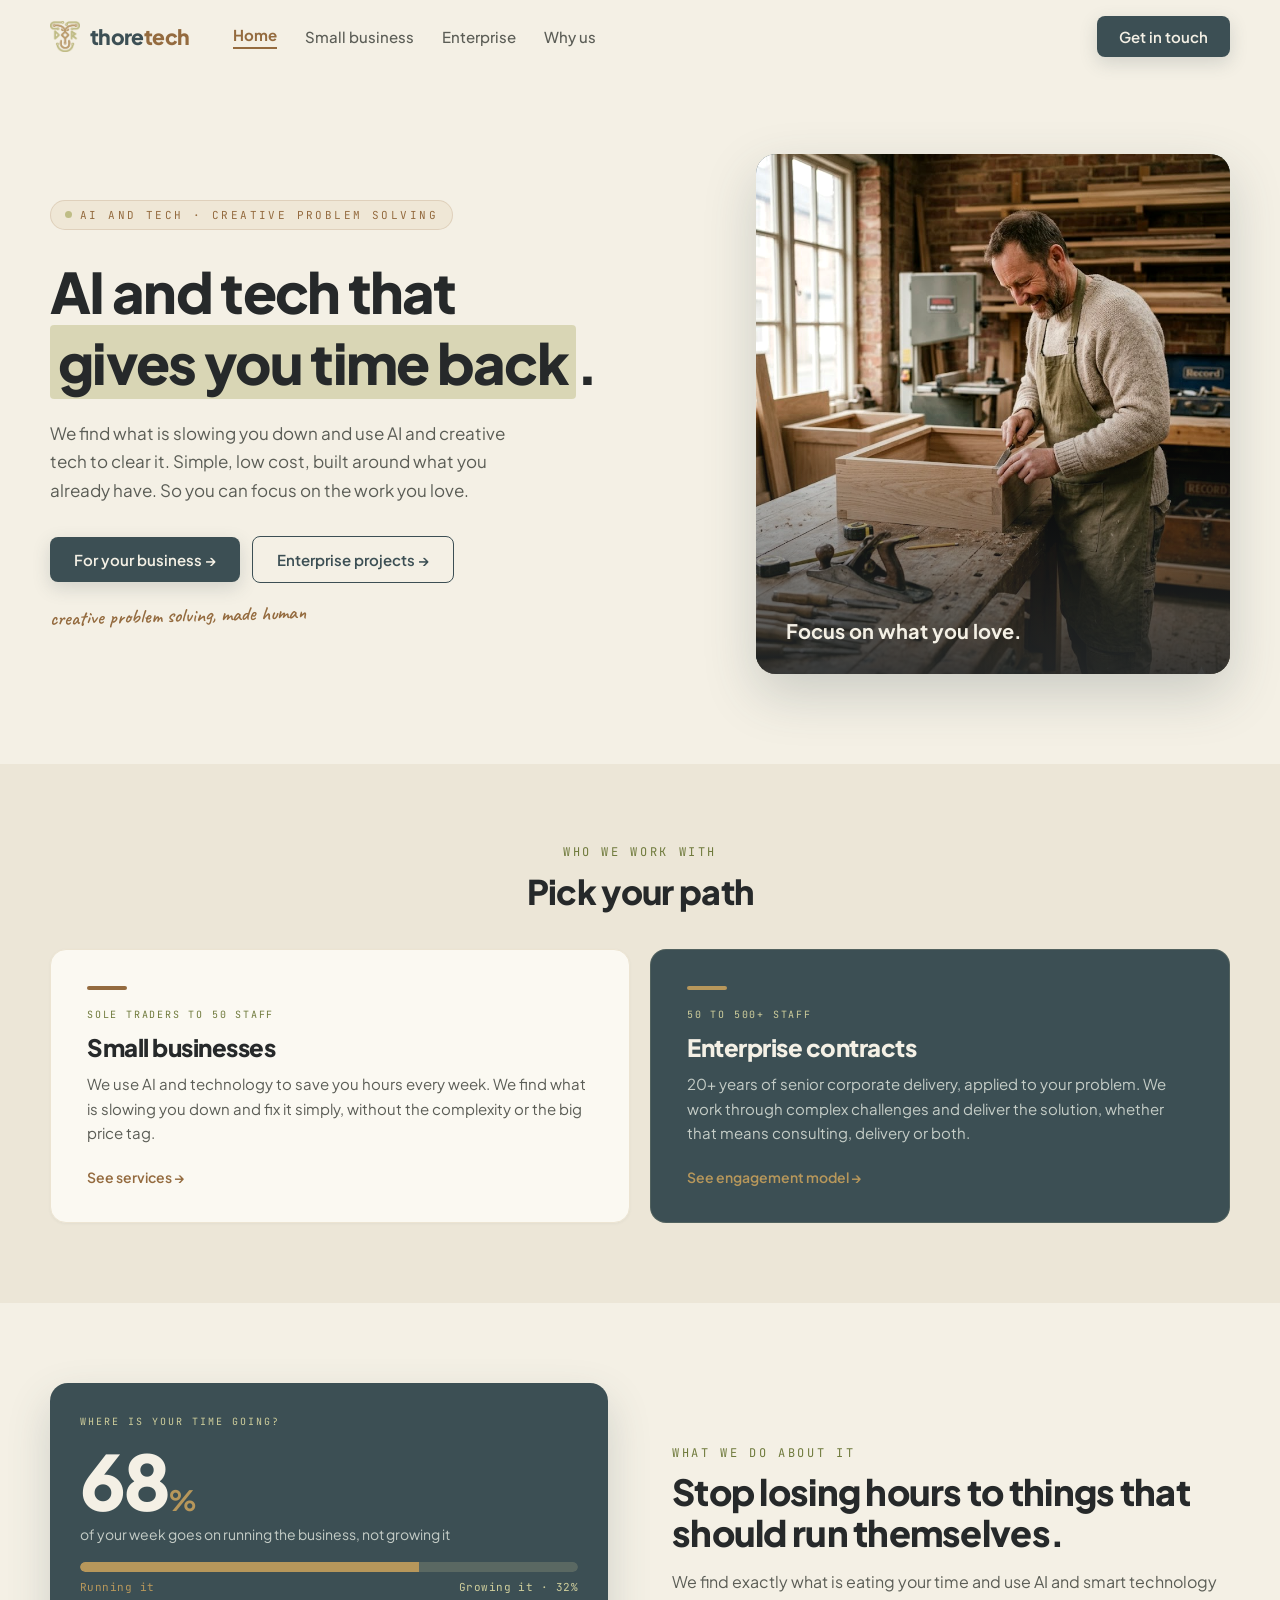
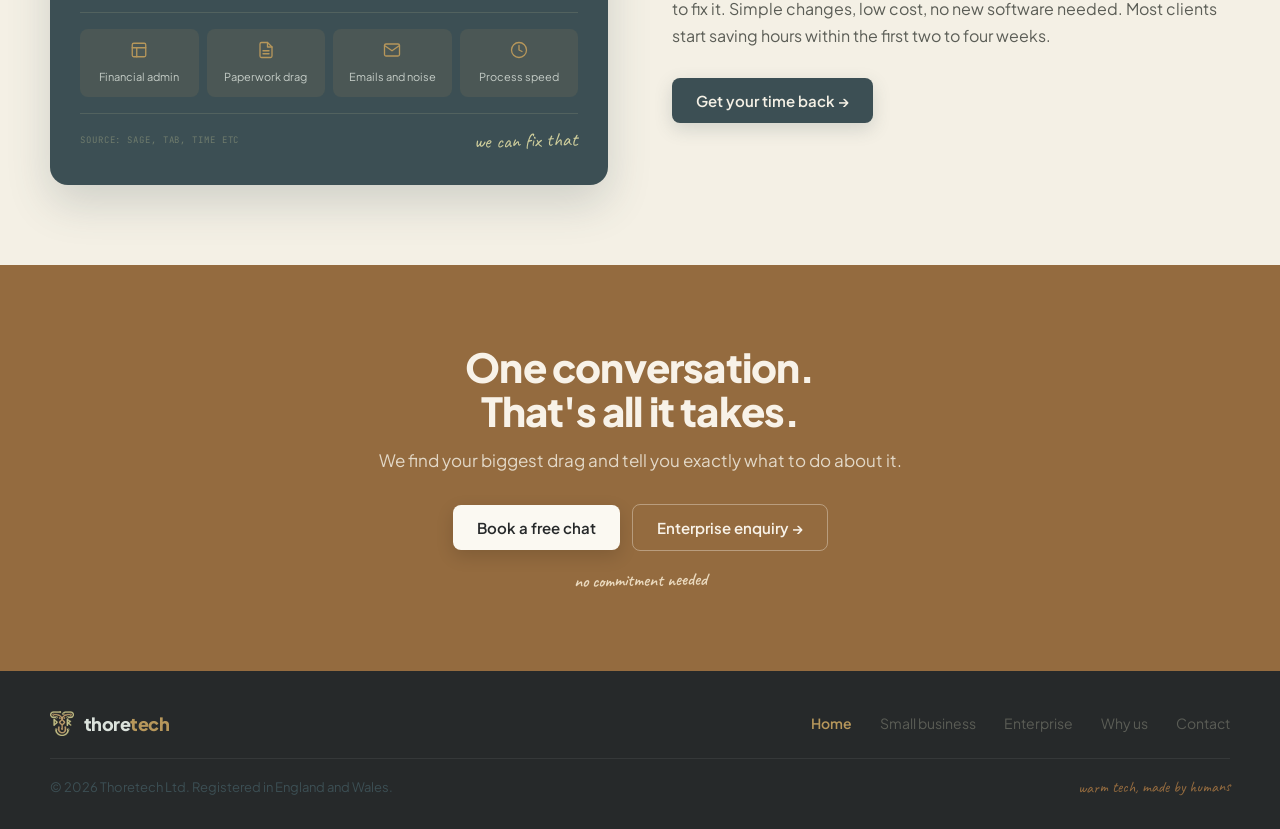
<file: index.html>
<!DOCTYPE html>
<html lang="en">
<head>
<meta charset="UTF-8">
<meta name="viewport" content="width=device-width, initial-scale=1.0">
<title>Thoretech &mdash; AI and tech that gives you time back</title>
<link rel="stylesheet" href="css/style.css">
</head>
<body>

<header class="site-nav">
  <nav class="nav-inner">
    <a href="index.html" class="nav-logo">
      <img src="images/icon.png" alt="Thoretech">
      <span class="nav-logo-text"><span class="thore">thore</span><span class="tech">tech</span></span>
    </a>
    <div class="nav-links">
      <a href="index.html" class="nav-link active">Home</a>
      <a href="small-business.html" class="nav-link">Small business</a>
      <a href="enterprise.html" class="nav-link">Enterprise</a>
      <a href="about.html" class="nav-link">Why us</a>
    </div>
    <button class="nav-toggle" aria-label="Toggle menu">
      <svg viewBox="0 0 24 24" fill="none" stroke="currentColor" stroke-width="2" stroke-linecap="round"><line x1="3" y1="6" x2="21" y2="6"></line><line x1="3" y1="12" x2="21" y2="12"></line><line x1="3" y1="18" x2="21" y2="18"></line></svg>
    </button>
    <div class="nav-cta-wrap">
      <a href="contact.html" class="btn btn-nav">Get in touch</a>
    </div>
  </nav>
</header>

<!-- HERO -->
<section class="hero-home">
  <div class="container hero-grid">
    <div>
      <div class="badge-pill">
        <span class="badge-dot"></span>
        AI and tech &middot; Creative problem solving
      </div>
      <h1>AI and tech that <span class="highlight-sage">gives you time back</span>.</h1>
      <p class="body-lead">We find what is slowing you down and use AI and creative tech to clear it. Simple, low cost, built around what you already have. So you can focus on the work you love.</p>
      <div class="hero-ctas">
        <a href="small-business.html" class="btn btn-primary">For your business &rarr;</a>
        <a href="enterprise.html" class="btn btn-secondary">Enterprise projects &rarr;</a>
      </div>
      <div class="caveat hero-accent">creative problem solving, made human</div>
    </div>

    <div class="carousel">
      <img src="images/carpenter.jpg" alt="Carpenter at work" class="photo-warm">
      <img src="images/florist.jpg" alt="Florist with customer" class="photo-warm">
      <img src="images/teacher.jpg" alt="Teacher with children" class="photo-warm">
      <div class="carousel-scrim"></div>
      <div class="carousel-caption">
        <div class="carousel-caption-text">Focus on what you love.</div>
      </div>
      <div class="carousel-caption">
        <div class="carousel-caption-text">Time back with your customers.</div>
      </div>
      <div class="carousel-caption">
        <div class="carousel-caption-text">Back to the people you care for.</div>
      </div>
    </div>
  </div>
</section>

<!-- TWO PATHS -->
<section class="two-paths">
  <div class="container">
    <div class="eyebrow">Who we work with</div>
    <h2>Pick your path</h2>
    <div class="paths-grid">

      <a href="small-business.html" class="path-card light">
        <div class="path-bar" style="background: #946B3F;"></div>
        <div class="path-label" style="color: #6F7A3C;">Sole traders to 50 staff</div>
        <h3>Small businesses</h3>
        <p style="color: #5b5d56;">We use AI and technology to save you hours every week. We find what is slowing you down and fix it simply, without the complexity or the big price tag.</p>
        <div class="path-cta" style="color: #946B3F;">See services &rarr;</div>
      </a>

      <a href="enterprise.html" class="path-card dark">
        <div class="path-bar" style="background: #B7975B;"></div>
        <div class="path-label" style="color: #CFCE9C;">50 to 500+ staff</div>
        <h3 style="color: #F4F0E5;">Enterprise contracts</h3>
        <p style="color: #c5cdc7;">20+ years of senior corporate delivery, applied to your problem. We work through complex challenges and deliver the solution, whether that means consulting, delivery or both.</p>
        <div class="path-cta" style="color: #B7975B;">See engagement model &rarr;</div>
      </a>

    </div>
  </div>
</section>

<!-- TIME AUDIT -->
<section class="time-audit">
  <div class="container time-audit-grid">

    <div class="audit-card">
      <div class="audit-label">Where is your time going?</div>
      <div>
        <div class="audit-stat">68<span>%</span></div>
        <div class="audit-stat-caption">of your week goes on running the business, not growing it</div>
      </div>

      <div class="split-bar">
        <div class="split-bar-track">
          <div class="split-bar-fill"></div>
          <div class="split-bar-rest"></div>
        </div>
        <div class="split-bar-labels">
          <div class="running">Running it</div>
          <div class="growing">Growing it &middot; 32%</div>
        </div>
      </div>

      <div class="audit-tiles">
        <div class="audit-tile" data-popup="admin">
          <svg width="18" height="18" viewBox="0 0 24 24" fill="none" stroke="#B7975B" stroke-width="1.75" stroke-linecap="round" stroke-linejoin="round"><rect x="3" y="3" width="18" height="18" rx="2"></rect><path d="M3 9h18M9 21V9"></path></svg>
          <div class="audit-tile-label">Financial admin</div>
        </div>
        <div class="audit-tile" data-popup="paperwork">
          <svg width="18" height="18" viewBox="0 0 24 24" fill="none" stroke="#B7975B" stroke-width="1.75" stroke-linecap="round" stroke-linejoin="round"><path d="M14 2H6a2 2 0 0 0-2 2v16a2 2 0 0 0 2 2h12a2 2 0 0 0 2-2V8z"></path><polyline points="14 2 14 8 20 8"></polyline><line x1="16" y1="13" x2="8" y2="13"></line><line x1="16" y1="17" x2="8" y2="17"></line></svg>
          <div class="audit-tile-label">Paperwork drag</div>
        </div>
        <div class="audit-tile" data-popup="emails">
          <svg width="18" height="18" viewBox="0 0 24 24" fill="none" stroke="#B7975B" stroke-width="1.75" stroke-linecap="round" stroke-linejoin="round"><path d="M4 4h16c1.1 0 2 .9 2 2v12c0 1.1-.9 2-2 2H4c-1.1 0-2-.9-2-2V6c0-1.1.9-2 2-2z"></path><polyline points="22,6 12,13 2,6"></polyline></svg>
          <div class="audit-tile-label">Emails and noise</div>
        </div>
        <div class="audit-tile" data-popup="process">
          <svg width="18" height="18" viewBox="0 0 24 24" fill="none" stroke="#B7975B" stroke-width="1.75" stroke-linecap="round" stroke-linejoin="round"><circle cx="12" cy="12" r="10"></circle><polyline points="12 6 12 12 16 14"></polyline></svg>
          <div class="audit-tile-label">Process speed</div>
        </div>
      </div>

      <div class="audit-footer">
        <div class="audit-footer-source">Source: Sage, TAB, Time etc</div>
        <div class="audit-footer-note">we can fix that</div>
      </div>
    </div>

    <div class="time-audit-copy">
      <div class="eyebrow">What we do about it</div>
      <h2>Stop losing hours to things that should run themselves.</h2>
      <p>We find exactly what is eating your time and use AI and smart technology to fix it. Simple changes, low cost, no new software needed. Most clients start saving hours within the first two to four weeks.</p>
      <a href="small-business.html" class="btn btn-primary">Get your time back &rarr;</a>
    </div>

  </div>
</section>

<!-- TOOLTIP -->
<div class="tooltip">
  <div class="tooltip-box">
    <div class="tooltip-bar"></div>
    <div class="tooltip-title"></div>
    <p class="tooltip-body"></p>
    <div class="tooltip-note"></div>
  </div>
</div>

<!-- CTA -->
<section class="cta-strip">
  <div class="container">
    <h2>One conversation. That's all it takes.</h2>
    <p>We find your biggest drag and tell you exactly what to do about it.</p>
    <div class="hero-ctas">
      <a href="contact.html" class="btn btn-paper">Book a free chat</a>
      <a href="enterprise.html" class="btn btn-outline-light">Enterprise enquiry &rarr;</a>
    </div>
    <div class="caveat">no commitment needed</div>
  </div>
</section>

<!-- FOOTER -->
<footer class="site-footer">
  <div class="container">
    <div class="footer-top">
      <a href="index.html" class="footer-logo">
        <img src="images/icon.png" alt="">
        <span class="footer-logo-text"><span class="thore">thore</span><span class="tech">tech</span></span>
      </a>
      <div class="footer-links">
        <a href="index.html" class="footer-link active">Home</a>
        <a href="small-business.html" class="footer-link">Small business</a>
        <a href="enterprise.html" class="footer-link">Enterprise</a>
        <a href="about.html" class="footer-link">Why us</a>
        <a href="contact.html" class="footer-link">Contact</a>
      </div>
    </div>
    <div class="footer-bottom">
      <div class="footer-copy">&copy; 2026 Thoretech Ltd. Registered in England and Wales.</div>
      <div class="footer-tagline">warm tech, made by humans</div>
    </div>
  </div>
</footer>

<script src="js/main.js"></script>
</body>
</html>
</file>
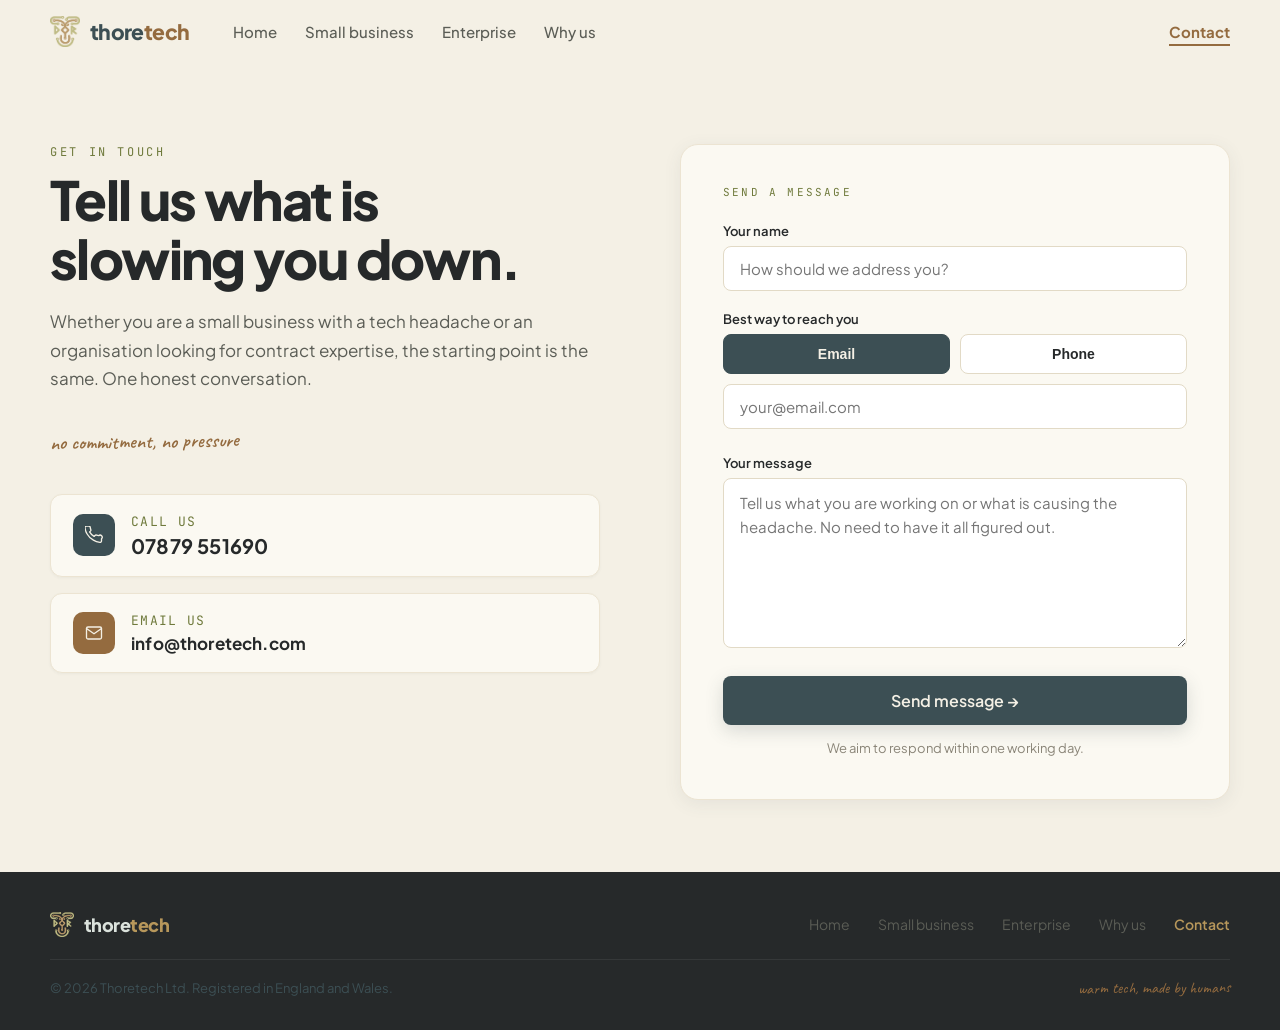
<file: contact.html>
<!DOCTYPE html>
<html lang="en">
<head>
<meta charset="UTF-8">
<meta name="viewport" content="width=device-width, initial-scale=1.0">
<title>Contact &mdash; Thoretech</title>
<link rel="stylesheet" href="css/style.css">
</head>
<body>

<header class="site-nav">
  <nav class="nav-inner">
    <a href="index.html" class="nav-logo">
      <img src="images/icon.png" alt="Thoretech">
      <span class="nav-logo-text"><span class="thore">thore</span><span class="tech">tech</span></span>
    </a>
    <div class="nav-links">
      <a href="index.html" class="nav-link">Home</a>
      <a href="small-business.html" class="nav-link">Small business</a>
      <a href="enterprise.html" class="nav-link">Enterprise</a>
      <a href="about.html" class="nav-link">Why us</a>
    </div>
    <button class="nav-toggle" aria-label="Toggle menu">
      <svg viewBox="0 0 24 24" fill="none" stroke="currentColor" stroke-width="2" stroke-linecap="round"><line x1="3" y1="6" x2="21" y2="6"></line><line x1="3" y1="12" x2="21" y2="12"></line><line x1="3" y1="18" x2="21" y2="18"></line></svg>
    </button>
    <div class="nav-cta-wrap">
      <a href="contact.html" class="nav-link active">Contact</a>
    </div>
  </nav>
</header>

<!-- HERO -->
<section class="contact-hero">
  <div class="container hero-grid">

    <div>
      <div class="eyebrow">Get in touch</div>
      <h1>Tell us what is slowing you down.</h1>
      <p>Whether you are a small business with a tech headache or an organisation looking for contract expertise, the starting point is the same. One honest conversation.</p>
      <div class="caveat">no commitment, no pressure</div>

      <div class="contact-options">
        <a href="tel:07879551690" class="contact-option">
          <div class="contact-option-icon call">
            <svg viewBox="0 0 24 24" fill="none" stroke="currentColor" stroke-width="1.75" stroke-linecap="round" stroke-linejoin="round"><path d="M22 16.92v3a2 2 0 01-2.18 2 19.79 19.79 0 01-8.63-3.07A19.5 19.5 0 013.07 11a19.79 19.79 0 01-3.07-8.67A2 2 0 012 .18h3a2 2 0 012 1.72c.127.96.361 1.903.7 2.81a2 2 0 01-.45 2.11L6.09 7.91a16 16 0 006 6l1.27-1.27a2 2 0 012.11-.45c.907.339 1.85.573 2.81.7A2 2 0 0122 16.92z"></path></svg>
          </div>
          <div>
            <div class="contact-option-label">Call us</div>
            <div class="contact-option-value">07879 551690</div>
          </div>
        </a>

        <a href="mailto:info@thoretech.com" class="contact-option">
          <div class="contact-option-icon email">
            <svg viewBox="0 0 24 24" fill="none" stroke="currentColor" stroke-width="1.75" stroke-linecap="round" stroke-linejoin="round"><path d="M4 4h16c1.1 0 2 .9 2 2v12c0 1.1-.9 2-2 2H4c-1.1 0-2-.9-2-2V6c0-1.1.9-2 2-2z"></path><polyline points="22,6 12,13 2,6"></polyline></svg>
          </div>
          <div>
            <div class="contact-option-label">Email us</div>
            <div class="contact-option-value email-val">info@thoretech.com</div>
          </div>
        </a>
      </div>
    </div>

    <!-- THANK YOU -->
    <div class="thankyou-card hidden">
      <div class="thankyou-tick">
        <svg viewBox="0 0 24 24" fill="none" stroke="#fff" stroke-width="2.5" stroke-linecap="round"><polyline points="20 6 9 17 4 12"></polyline></svg>
      </div>
      <h2>Message sent. We will be in touch.</h2>
      <p>We aim to respond within one working day. No chasing needed on your part.</p>
      <div class="caveat">thanks for reaching out</div>
    </div>

    <!-- FORM -->
    <div class="contact-panel">
      <div class="contact-panel-label">Send a message</div>

      <div class="form-fields">

        <div class="form-group">
          <label for="cf-name">Your name</label>
          <input type="text" id="cf-name" class="form-control" placeholder="How should we address you?">
        </div>

        <div class="form-group">
          <label>Best way to reach you</label>
          <div class="contact-pref-toggle">
            <button type="button" class="toggle-btn active" data-pref="email">Email</button>
            <button type="button" class="toggle-btn" data-pref="phone">Phone</button>
          </div>
          <input type="text" id="cf-contact-value" class="form-control" placeholder="your@email.com">
          <div class="contact-error"></div>
        </div>

        <div class="form-group">
          <label for="cf-message">Your message</label>
          <textarea id="cf-message" class="form-control" rows="6" placeholder="Tell us what you are working on or what is causing the headache. No need to have it all figured out."></textarea>
        </div>

      </div>

      <button type="button" class="send-btn">Send message &rarr;</button>

      <div class="send-note">We aim to respond within one working day.</div>
    </div>

  </div>
</section>

<!-- FOOTER -->
<footer class="site-footer">
  <div class="container">
    <div class="footer-top">
      <a href="index.html" class="footer-logo">
        <img src="images/icon.png" alt="">
        <span class="footer-logo-text"><span class="thore">thore</span><span class="tech">tech</span></span>
      </a>
      <div class="footer-links">
        <a href="index.html" class="footer-link">Home</a>
        <a href="small-business.html" class="footer-link">Small business</a>
        <a href="enterprise.html" class="footer-link">Enterprise</a>
        <a href="about.html" class="footer-link">Why us</a>
        <a href="contact.html" class="footer-link active">Contact</a>
      </div>
    </div>
    <div class="footer-bottom">
      <div class="footer-copy">&copy; 2026 Thoretech Ltd. Registered in England and Wales.</div>
      <div class="footer-tagline">warm tech, made by humans</div>
    </div>
  </div>
</footer>

<script src="js/main.js"></script>
</body>
</html>
</file>
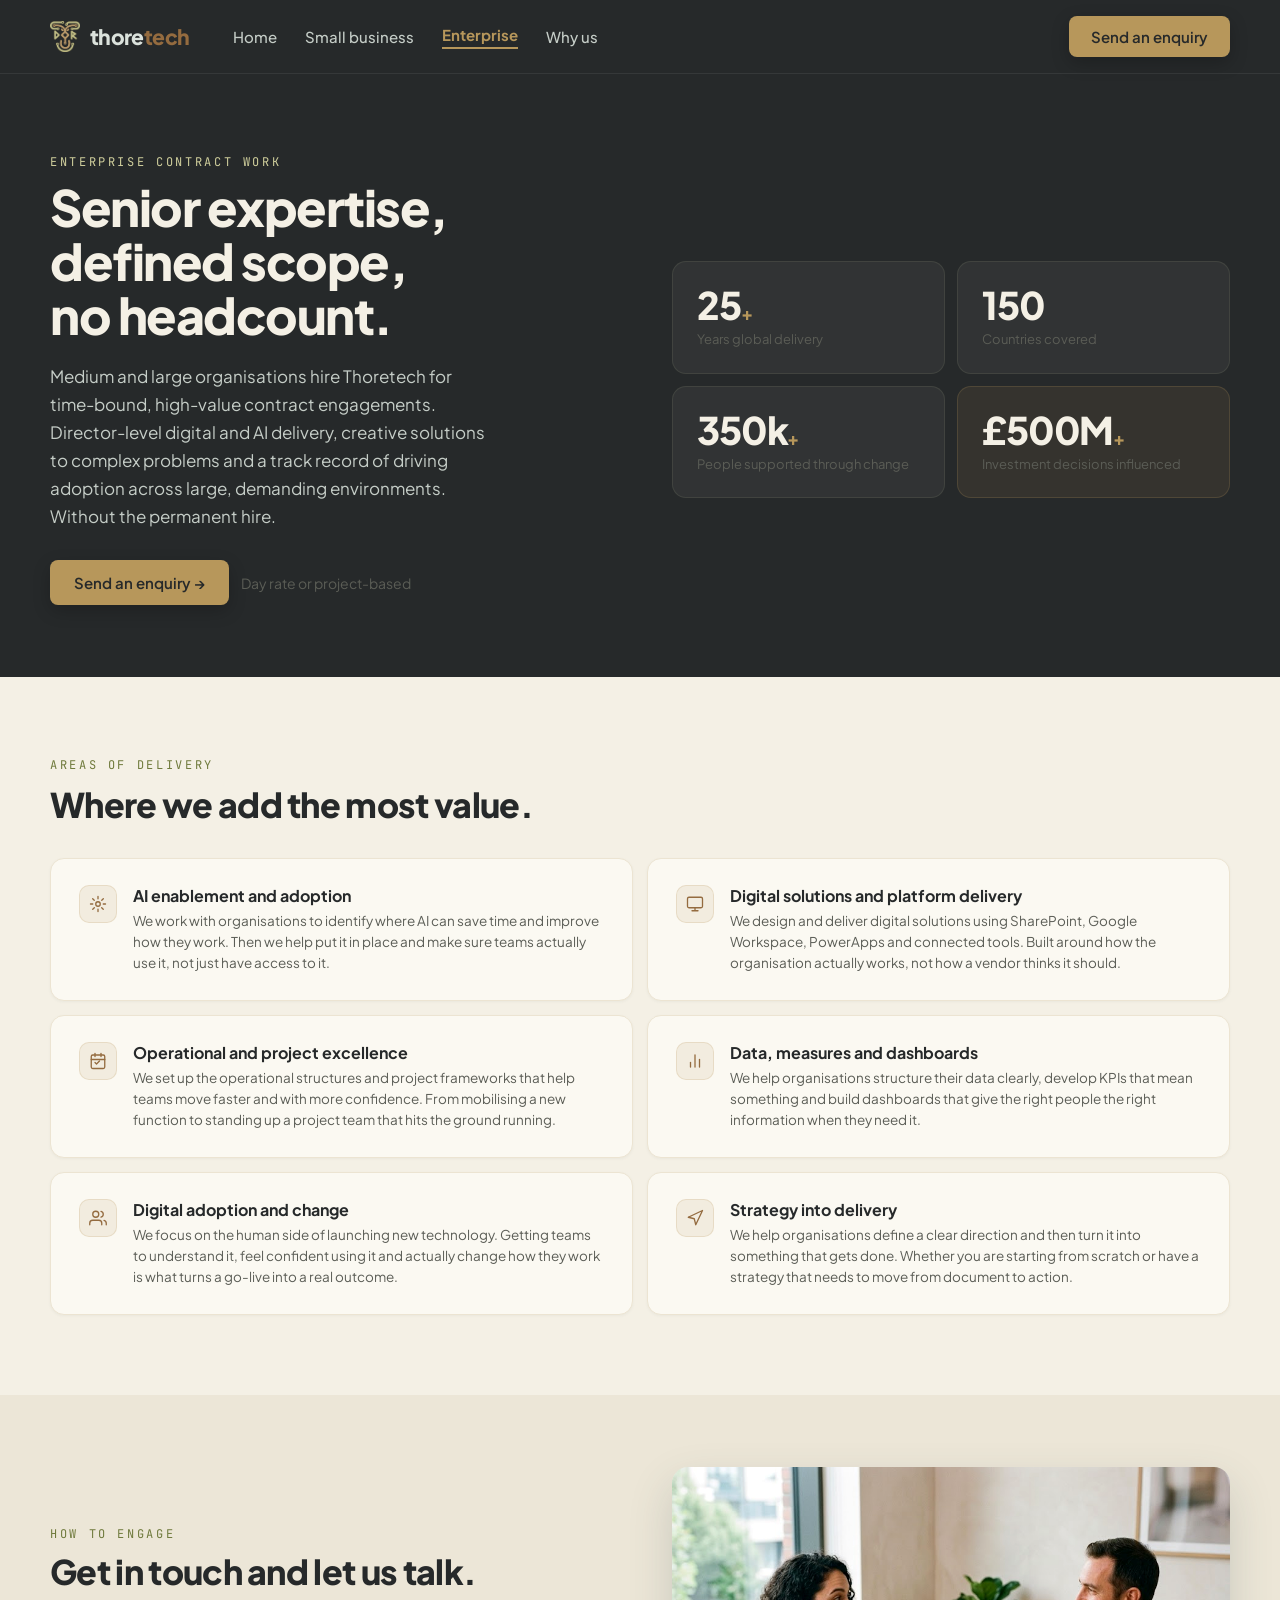
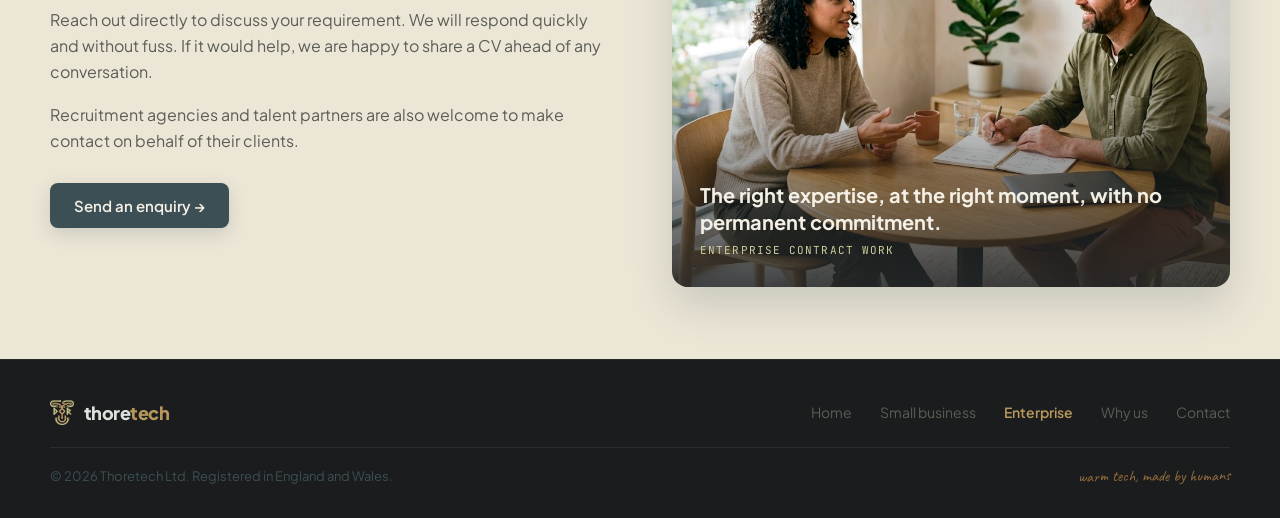
<file: enterprise.html>
<!DOCTYPE html>
<html lang="en">
<head>
<meta charset="UTF-8">
<meta name="viewport" content="width=device-width, initial-scale=1.0">
<title>Enterprise contract work &mdash; Thoretech</title>
<link rel="stylesheet" href="css/style.css">
</head>
<body>

<header class="site-nav enterprise-dark">
  <nav class="nav-inner">
    <a href="index.html" class="nav-logo">
      <img src="images/icon.png" alt="Thoretech">
      <span class="nav-logo-text"><span class="thore">thore</span><span class="tech">tech</span></span>
    </a>
    <div class="nav-links">
      <a href="index.html" class="nav-link">Home</a>
      <a href="small-business.html" class="nav-link">Small business</a>
      <a href="enterprise.html" class="nav-link active-enterprise">Enterprise</a>
      <a href="about.html" class="nav-link">Why us</a>
    </div>
    <button class="nav-toggle" aria-label="Toggle menu">
      <svg viewBox="0 0 24 24" fill="none" stroke="currentColor" stroke-width="2" stroke-linecap="round"><line x1="3" y1="6" x2="21" y2="6"></line><line x1="3" y1="12" x2="21" y2="12"></line><line x1="3" y1="18" x2="21" y2="18"></line></svg>
    </button>
    <div class="nav-cta-wrap">
      <a href="contact.html" class="btn btn-nav">Send an enquiry</a>
    </div>
  </nav>
</header>

<!-- HERO (dark) -->
<section class="ent-hero">
  <div class="container hero-grid">
    <div>
      <div class="eyebrow ent-eyebrow">Enterprise contract work</div>
      <h1>Senior expertise, defined scope, no headcount.</h1>
      <p class="body-lead">Medium and large organisations hire Thoretech for time-bound, high-value contract engagements. Director-level digital and AI delivery, creative solutions to complex problems and a track record of driving adoption across large, demanding environments. Without the permanent hire.</p>
      <div class="ent-hero-ctas">
        <a href="contact.html" class="btn btn-brass">Send an enquiry &rarr;</a>
        <div class="ent-hero-note">Day rate or project-based</div>
      </div>
    </div>

    <div class="stats-grid">
      <div class="stat-card">
        <div class="stat-number">25<span>+</span></div>
        <div class="stat-label">Years global delivery</div>
      </div>
      <div class="stat-card">
        <div class="stat-number">150</div>
        <div class="stat-label">Countries covered</div>
      </div>
      <div class="stat-card">
        <div class="stat-number">350k<span>+</span></div>
        <div class="stat-label">People supported through change</div>
      </div>
      <div class="stat-card highlight">
        <div class="stat-number">&pound;500M<span>+</span></div>
        <div class="stat-label">Investment decisions influenced</div>
      </div>
    </div>
  </div>
</section>

<!-- DELIVERY AREAS -->
<section class="delivery-section">
  <div class="container">
    <div class="eyebrow">Areas of delivery</div>
    <h2>Where we add the most value.</h2>
    <div class="delivery-grid">

      <div class="delivery-card">
        <div class="delivery-icon"><svg viewBox="0 0 24 24" fill="none" stroke="currentColor" stroke-width="1.75" stroke-linecap="round" stroke-linejoin="round"><circle cx="12" cy="12" r="3"></circle><path d="M12 2v3M12 19v3M2 12h3M19 12h3M4.9 4.9l2.1 2.1M16.9 16.9l2.1 2.1M19.1 4.9l-2.1 2.1M7.1 16.9l-2.1 2.1"></path></svg></div>
        <div>
          <div class="delivery-card-title">AI enablement and adoption</div>
          <div class="delivery-card-body">We work with organisations to identify where AI can save time and improve how they work. Then we help put it in place and make sure teams actually use it, not just have access to it.</div>
        </div>
      </div>

      <div class="delivery-card">
        <div class="delivery-icon"><svg viewBox="0 0 24 24" fill="none" stroke="currentColor" stroke-width="1.75" stroke-linecap="round" stroke-linejoin="round"><rect x="2" y="3" width="20" height="14" rx="2"></rect><path d="M8 21h8M12 17v4"></path></svg></div>
        <div>
          <div class="delivery-card-title">Digital solutions and platform delivery</div>
          <div class="delivery-card-body">We design and deliver digital solutions using SharePoint, Google Workspace, PowerApps and connected tools. Built around how the organisation actually works, not how a vendor thinks it should.</div>
        </div>
      </div>

      <div class="delivery-card">
        <div class="delivery-icon"><svg viewBox="0 0 24 24" fill="none" stroke="currentColor" stroke-width="1.75" stroke-linecap="round" stroke-linejoin="round"><rect x="3" y="4" width="18" height="18" rx="2"></rect><line x1="16" y1="2" x2="16" y2="6"></line><line x1="8" y1="2" x2="8" y2="6"></line><line x1="3" y1="10" x2="21" y2="10"></line><path d="M8 14l2 2 4-4"></path></svg></div>
        <div>
          <div class="delivery-card-title">Operational and project excellence</div>
          <div class="delivery-card-body">We set up the operational structures and project frameworks that help teams move faster and with more confidence. From mobilising a new function to standing up a project team that hits the ground running.</div>
        </div>
      </div>

      <div class="delivery-card">
        <div class="delivery-icon"><svg viewBox="0 0 24 24" fill="none" stroke="currentColor" stroke-width="1.75" stroke-linecap="round" stroke-linejoin="round"><line x1="18" y1="20" x2="18" y2="10"></line><line x1="12" y1="20" x2="12" y2="4"></line><line x1="6" y1="20" x2="6" y2="14"></line></svg></div>
        <div>
          <div class="delivery-card-title">Data, measures and dashboards</div>
          <div class="delivery-card-body">We help organisations structure their data clearly, develop KPIs that mean something and build dashboards that give the right people the right information when they need it.</div>
        </div>
      </div>

      <div class="delivery-card">
        <div class="delivery-icon"><svg viewBox="0 0 24 24" fill="none" stroke="currentColor" stroke-width="1.75" stroke-linecap="round" stroke-linejoin="round"><path d="M17 21v-2a4 4 0 00-4-4H5a4 4 0 00-4 4v2"></path><circle cx="9" cy="7" r="4"></circle><path d="M23 21v-2a4 4 0 00-3-3.87M16 3.13a4 4 0 010 7.75"></path></svg></div>
        <div>
          <div class="delivery-card-title">Digital adoption and change</div>
          <div class="delivery-card-body">We focus on the human side of launching new technology. Getting teams to understand it, feel confident using it and actually change how they work is what turns a go-live into a real outcome.</div>
        </div>
      </div>

      <div class="delivery-card">
        <div class="delivery-icon"><svg viewBox="0 0 24 24" fill="none" stroke="currentColor" stroke-width="1.75" stroke-linecap="round" stroke-linejoin="round"><polygon points="3 11 22 2 13 21 11 13 3 11"></polygon></svg></div>
        <div>
          <div class="delivery-card-title">Strategy into delivery</div>
          <div class="delivery-card-body">We help organisations define a clear direction and then turn it into something that gets done. Whether you are starting from scratch or have a strategy that needs to move from document to action.</div>
        </div>
      </div>

    </div>
  </div>
</section>

<!-- HOW TO ENGAGE -->
<section class="engage-section">
  <div class="container hero-grid">
    <div>
      <div class="eyebrow">How to engage</div>
      <h2>Get in touch and let us talk.</h2>
      <p>Reach out directly to discuss your requirement. We will respond quickly and without fuss. If it would help, we are happy to share a CV ahead of any conversation.</p>
      <p class="last">Recruitment agencies and talent partners are also welcome to make contact on behalf of their clients.</p>
      <a href="contact.html" class="btn btn-primary">Send an enquiry &rarr;</a>
    </div>

    <div class="office-photo">
      <img src="images/office.jpg" alt="Working conversation" class="photo-warm">
      <div class="office-photo-scrim"></div>
      <div class="office-photo-text">
        <div class="office-photo-title">The right expertise, at the right moment, with no permanent commitment.</div>
        <div class="office-photo-tag">Enterprise contract work</div>
      </div>
    </div>
  </div>
</section>

<!-- FOOTER -->
<footer class="site-footer footer-enterprise">
  <div class="container">
    <div class="footer-top">
      <a href="index.html" class="footer-logo">
        <img src="images/icon.png" alt="">
        <span class="footer-logo-text"><span class="thore">thore</span><span class="tech">tech</span></span>
      </a>
      <div class="footer-links">
        <a href="index.html" class="footer-link">Home</a>
        <a href="small-business.html" class="footer-link">Small business</a>
        <a href="enterprise.html" class="footer-link active">Enterprise</a>
        <a href="about.html" class="footer-link">Why us</a>
        <a href="contact.html" class="footer-link">Contact</a>
      </div>
    </div>
    <div class="footer-bottom">
      <div class="footer-copy">&copy; 2026 Thoretech Ltd. Registered in England and Wales.</div>
      <div class="footer-tagline">warm tech, made by humans</div>
    </div>
  </div>
</footer>

<script src="js/main.js"></script>
</body>
</html>
</file>
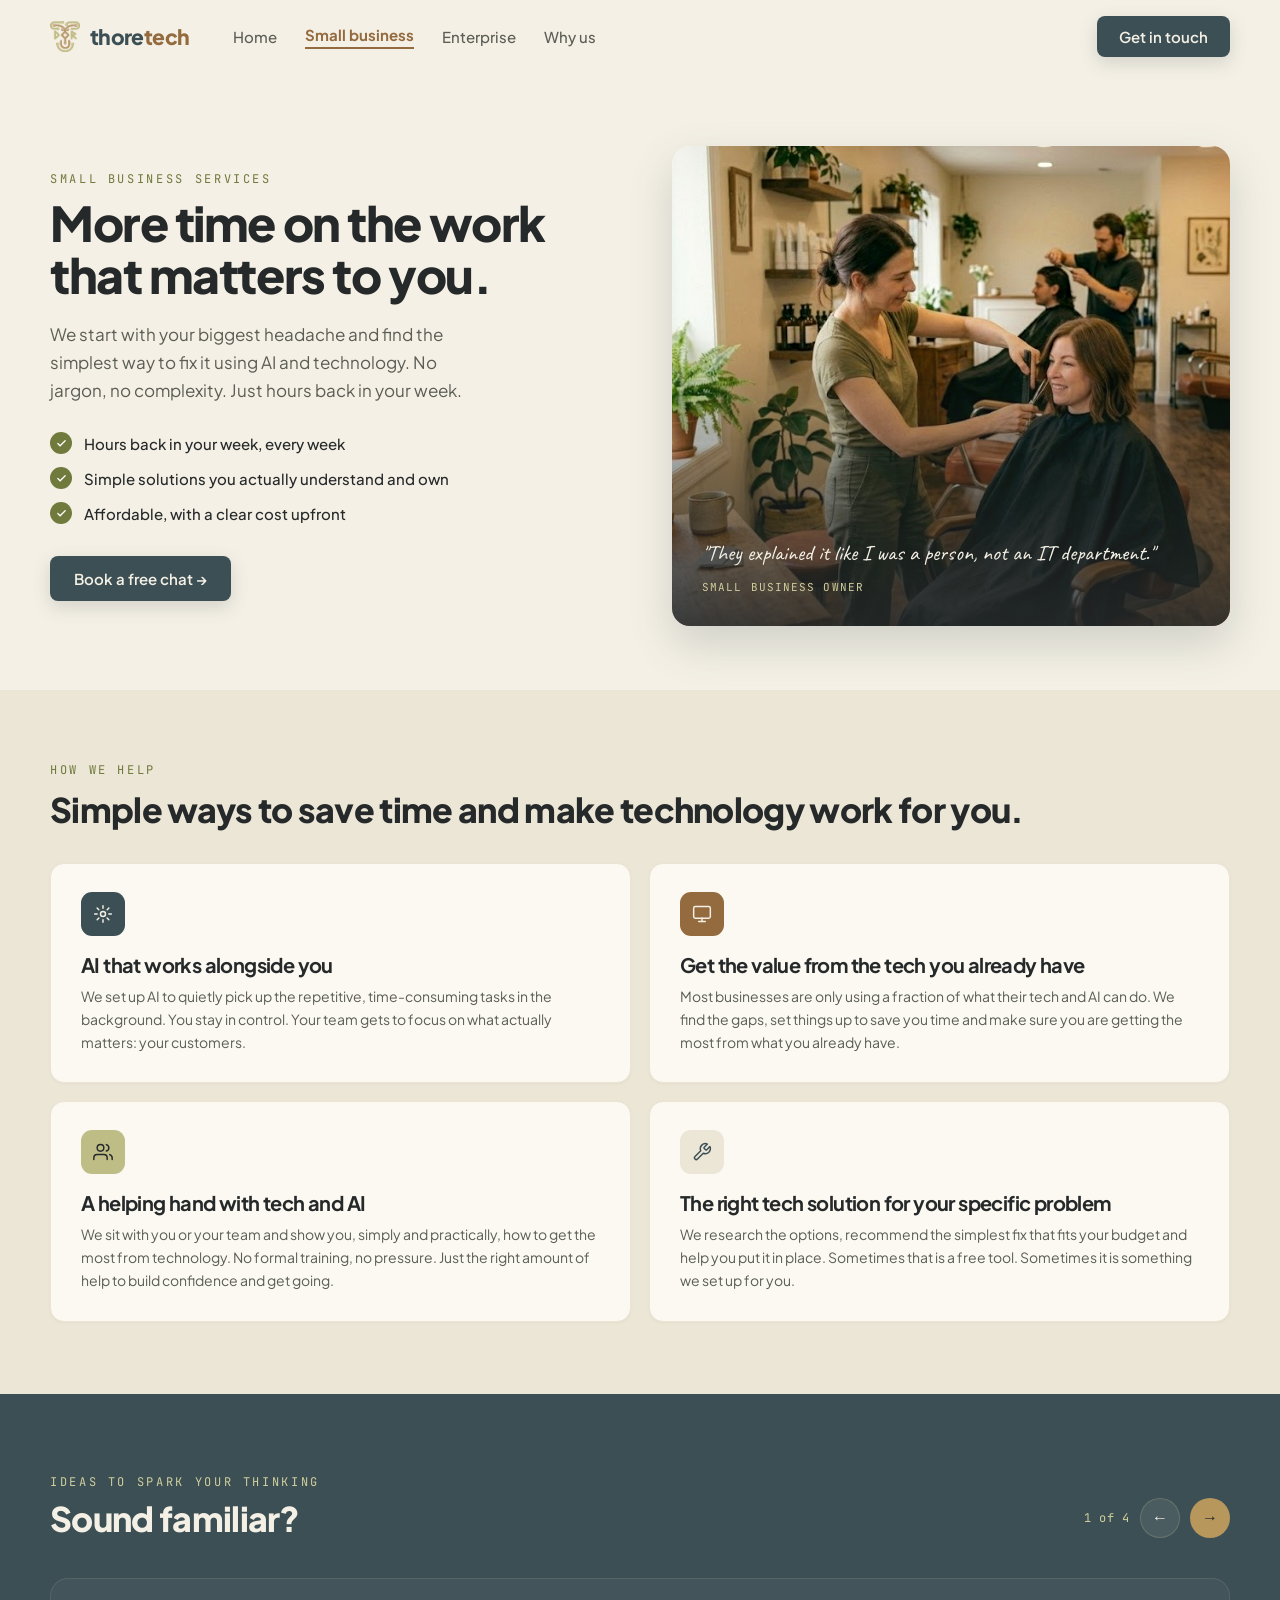
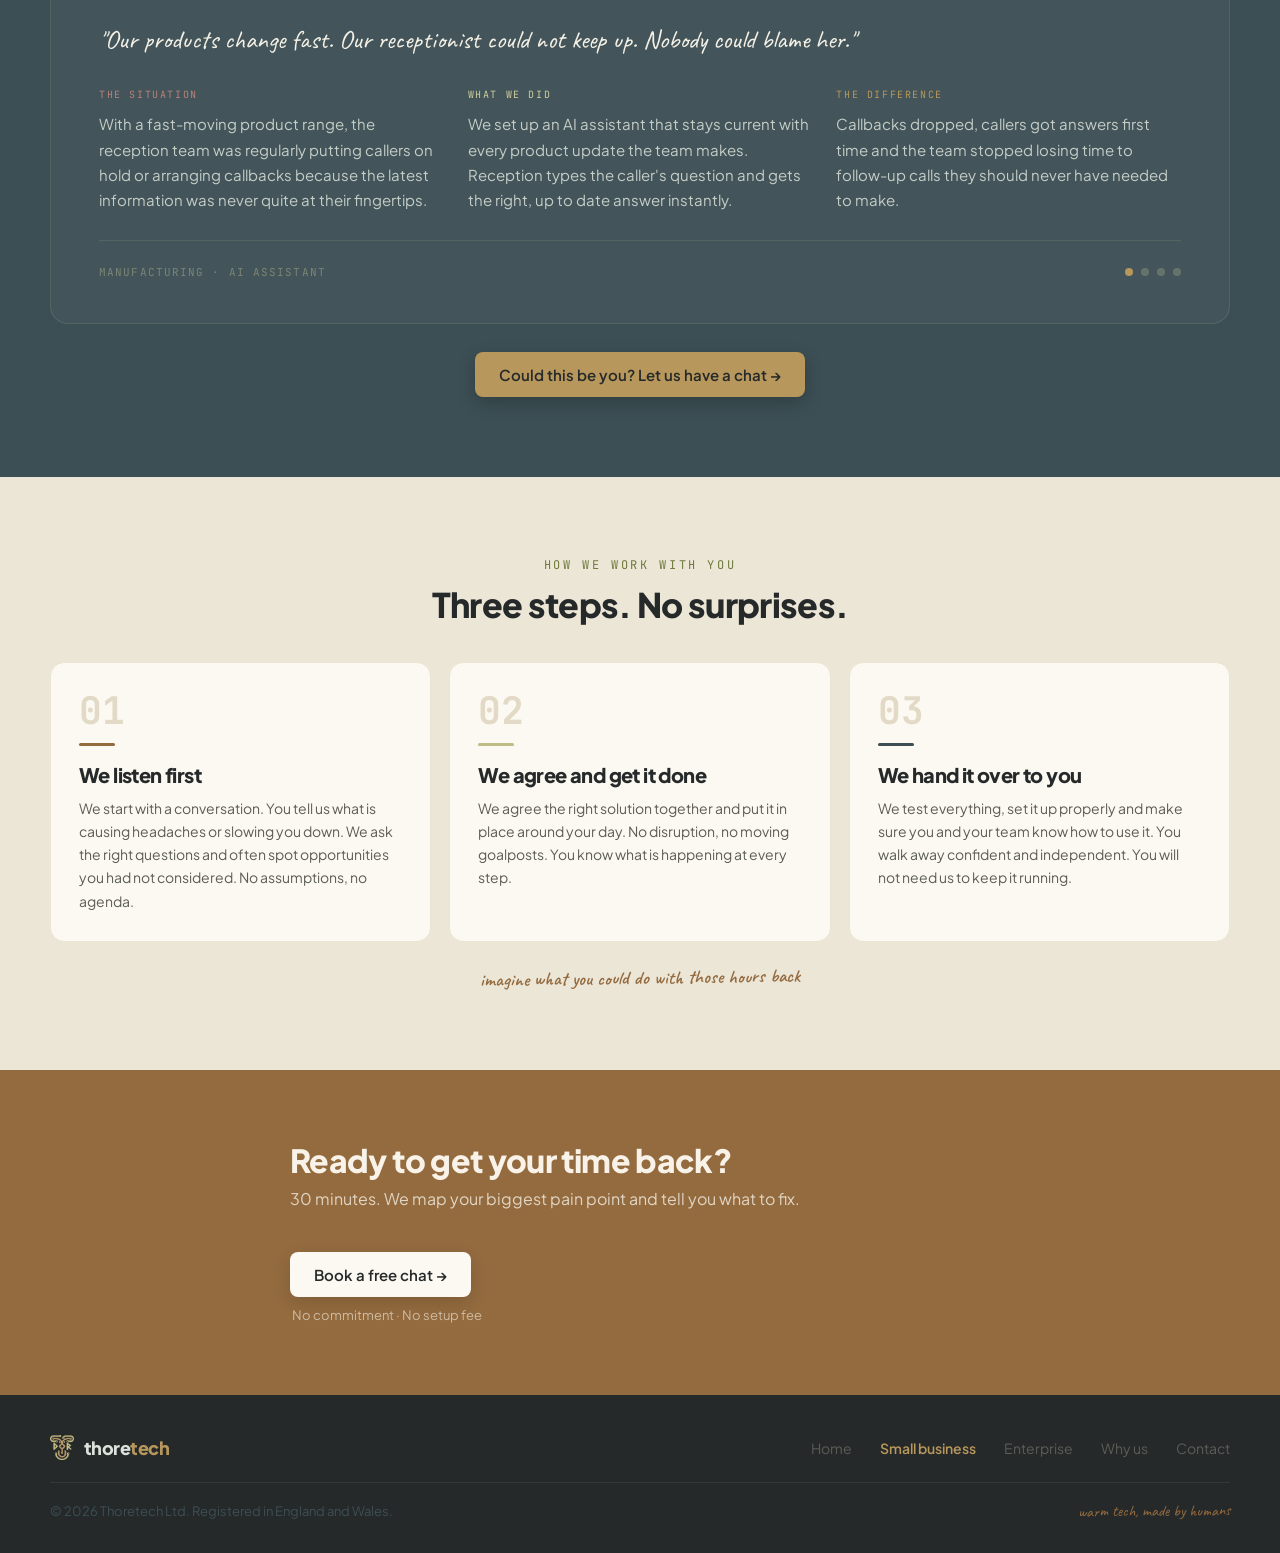
<file: small-business.html>
<!DOCTYPE html>
<html lang="en">
<head>
<meta charset="UTF-8">
<meta name="viewport" content="width=device-width, initial-scale=1.0">
<title>Small business services &mdash; Thoretech</title>
<link rel="stylesheet" href="css/style.css">
</head>
<body>

<header class="site-nav">
  <nav class="nav-inner">
    <a href="index.html" class="nav-logo">
      <img src="images/icon.png" alt="Thoretech">
      <span class="nav-logo-text"><span class="thore">thore</span><span class="tech">tech</span></span>
    </a>
    <div class="nav-links">
      <a href="index.html" class="nav-link">Home</a>
      <a href="small-business.html" class="nav-link active">Small business</a>
      <a href="enterprise.html" class="nav-link">Enterprise</a>
      <a href="about.html" class="nav-link">Why us</a>
    </div>
    <button class="nav-toggle" aria-label="Toggle menu">
      <svg viewBox="0 0 24 24" fill="none" stroke="currentColor" stroke-width="2" stroke-linecap="round"><line x1="3" y1="6" x2="21" y2="6"></line><line x1="3" y1="12" x2="21" y2="12"></line><line x1="3" y1="18" x2="21" y2="18"></line></svg>
    </button>
    <div class="nav-cta-wrap">
      <a href="contact.html" class="btn btn-nav">Get in touch</a>
    </div>
  </nav>
</header>

<!-- PAGE INTRO -->
<section class="sb-hero">
  <div class="container hero-grid">
    <div>
      <div class="eyebrow">Small business services</div>
      <h1>More time on the work that matters to you.</h1>
      <p class="body-lead">We start with your biggest headache and find the simplest way to fix it using AI and technology. No jargon, no complexity. Just hours back in your week.</p>

      <div class="tick-list">
        <div class="tick-item">
          <div class="tick-circle"><svg width="11" height="11" viewBox="0 0 24 24" fill="none" stroke="#fff" stroke-width="2.8" stroke-linecap="round"><polyline points="20 6 9 17 4 12"></polyline></svg></div>
          <span class="tick-text">Hours back in your week, every week</span>
        </div>
        <div class="tick-item">
          <div class="tick-circle"><svg width="11" height="11" viewBox="0 0 24 24" fill="none" stroke="#fff" stroke-width="2.8" stroke-linecap="round"><polyline points="20 6 9 17 4 12"></polyline></svg></div>
          <span class="tick-text">Simple solutions you actually understand and own</span>
        </div>
        <div class="tick-item">
          <div class="tick-circle"><svg width="11" height="11" viewBox="0 0 24 24" fill="none" stroke="#fff" stroke-width="2.8" stroke-linecap="round"><polyline points="20 6 9 17 4 12"></polyline></svg></div>
          <span class="tick-text">Affordable, with a clear cost upfront</span>
        </div>
      </div>

      <a href="contact.html" class="btn btn-primary">Book a free chat &rarr;</a>
    </div>

    <div class="photo-quote">
      <img src="images/hairdresser2.jpg" alt="Small business owner with customer" class="photo-warm" style="object-position: center 30%;">
      <div class="photo-quote-scrim"></div>
      <div class="photo-quote-text">
        <span class="caveat-quote">"They explained it like I was a person, not an IT department."</span>
        <div class="photo-quote-attr">Small business owner</div>
      </div>
    </div>
  </div>
</section>

<!-- SERVICES GRID -->
<section class="services-section">
  <div class="container">
    <div class="eyebrow">How we help</div>
    <h2>Simple ways to save time and make technology work for you.</h2>
    <div class="services-grid">

      <div class="service-card">
        <div class="service-icon" style="background: #3C4F54; color: #F4F0E5;">
          <svg viewBox="0 0 24 24" fill="none" stroke="currentColor" stroke-width="1.75" stroke-linecap="round" stroke-linejoin="round"><circle cx="12" cy="12" r="3"></circle><path d="M12 2v3M12 19v3M2 12h3M19 12h3M4.9 4.9l2.1 2.1M16.9 16.9l2.1 2.1M19.1 4.9l-2.1 2.1M7.1 16.9l-2.1 2.1"></path></svg>
        </div>
        <h3>AI that works alongside you</h3>
        <p>We set up AI to quietly pick up the repetitive, time-consuming tasks in the background. You stay in control. Your team gets to focus on what actually matters: your customers.</p>
      </div>

      <div class="service-card">
        <div class="service-icon" style="background: #946B3F; color: #F4F0E5;">
          <svg viewBox="0 0 24 24" fill="none" stroke="currentColor" stroke-width="1.75" stroke-linecap="round" stroke-linejoin="round"><rect x="2" y="3" width="20" height="14" rx="2"></rect><path d="M8 21h8M12 17v4"></path></svg>
        </div>
        <h3>Get the value from the tech you already have</h3>
        <p>Most businesses are only using a fraction of what their tech and AI can do. We find the gaps, set things up to save you time and make sure you are getting the most from what you already have.</p>
      </div>

      <div class="service-card">
        <div class="service-icon" style="background: #BFBD86; color: #26292A;">
          <svg viewBox="0 0 24 24" fill="none" stroke="currentColor" stroke-width="1.75" stroke-linecap="round" stroke-linejoin="round"><path d="M17 21v-2a4 4 0 00-4-4H5a4 4 0 00-4 4v2"></path><circle cx="9" cy="7" r="4"></circle><path d="M23 21v-2a4 4 0 00-3-3.87M16 3.13a4 4 0 010 7.75"></path></svg>
        </div>
        <h3>A helping hand with tech and AI</h3>
        <p>We sit with you or your team and show you, simply and practically, how to get the most from technology. No formal training, no pressure. Just the right amount of help to build confidence and get going.</p>
      </div>

      <div class="service-card">
        <div class="service-icon" style="background: #ECE6D7; color: #3C4F54;">
          <svg viewBox="0 0 24 24" fill="none" stroke="currentColor" stroke-width="1.75" stroke-linecap="round" stroke-linejoin="round"><path d="M14.7 6.3a1 1 0 000 1.4l1.6 1.6a1 1 0 001.4 0l3.77-3.77a6 6 0 01-7.94 7.94l-6.91 6.91a2.12 2.12 0 01-3-3l6.91-6.91a6 6 0 017.94-7.94l-3.76 3.76z"></path></svg>
        </div>
        <h3>The right tech solution for your specific problem</h3>
        <p>We research the options, recommend the simplest fix that fits your budget and help you put it in place. Sometimes that is a free tool. Sometimes it is something we set up for you.</p>
      </div>

    </div>
  </div>
</section>

<!-- USE CASES -->
<section class="usecase-section">
  <div class="container">

    <div class="usecase-header">
      <div>
        <div class="eyebrow eyebrow-dark">Ideas to spark your thinking</div>
        <h2>Sound familiar?</h2>
      </div>
      <div class="usecase-nav">
        <div class="usecase-count">1 of 4</div>
        <button class="usecase-btn usecase-btn-prev" aria-label="Previous">&larr;</button>
        <button class="usecase-btn usecase-btn-next" aria-label="Next">&rarr;</button>
      </div>
    </div>

    <div class="usecase-card">
      <div class="usecase-title"></div>

      <div class="usecase-cols">
        <div class="usecase-col situation">
          <div class="usecase-col-label situation">The situation</div>
          <p></p>
        </div>
        <div class="usecase-col what">
          <div class="usecase-col-label what">What we did</div>
          <p></p>
        </div>
        <div class="usecase-col diff">
          <div class="usecase-col-label diff">The difference</div>
          <p></p>
        </div>
      </div>

      <div class="usecase-footer">
        <div class="usecase-tag"></div>
        <div class="usecase-dots">
          <div class="usecase-dot"></div>
          <div class="usecase-dot"></div>
          <div class="usecase-dot"></div>
          <div class="usecase-dot"></div>
        </div>
      </div>
    </div>

    <div class="usecase-cta">
      <a href="contact.html" class="btn btn-brass">Could this be you? Let us have a chat &rarr;</a>
    </div>

  </div>
</section>

<!-- THE METHOD -->
<section class="method-section">
  <div class="container">
    <div class="eyebrow">How we work with you</div>
    <h2>Three steps. No surprises.</h2>
    <div class="method-grid">
      <div class="method-card">
        <div class="method-number">01</div>
        <div class="method-bar" style="background: #946B3F;"></div>
        <h3>We listen first</h3>
        <p>We start with a conversation. You tell us what is causing headaches or slowing you down. We ask the right questions and often spot opportunities you had not considered. No assumptions, no agenda.</p>
      </div>
      <div class="method-card">
        <div class="method-number">02</div>
        <div class="method-bar" style="background: #BFBD86;"></div>
        <h3>We agree and get it done</h3>
        <p>We agree the right solution together and put it in place around your day. No disruption, no moving goalposts. You know what is happening at every step.</p>
      </div>
      <div class="method-card">
        <div class="method-number">03</div>
        <div class="method-bar" style="background: #3C4F54;"></div>
        <h3>We hand it over to you</h3>
        <p>We test everything, set it up properly and make sure you and your team know how to use it. You walk away confident and independent. You will not need us to keep it running.</p>
      </div>
    </div>
    <div class="method-note">
      <span class="caveat">imagine what you could do with those hours back</span>
    </div>
  </div>
</section>

<!-- CTA -->
<section class="cta-split">
  <div class="container">
    <div>
      <h2>Ready to get your time back?</h2>
      <p>30 minutes. We map your biggest pain point and tell you what to fix.</p>
    </div>
    <div class="cta-split-action">
      <a href="contact.html" class="btn btn-paper">Book a free chat &rarr;</a>
      <div class="cta-split-note">No commitment &middot; No setup fee</div>
    </div>
  </div>
</section>

<!-- FOOTER -->
<footer class="site-footer">
  <div class="container">
    <div class="footer-top">
      <a href="index.html" class="footer-logo">
        <img src="images/icon.png" alt="">
        <span class="footer-logo-text"><span class="thore">thore</span><span class="tech">tech</span></span>
      </a>
      <div class="footer-links">
        <a href="index.html" class="footer-link">Home</a>
        <a href="small-business.html" class="footer-link active">Small business</a>
        <a href="enterprise.html" class="footer-link">Enterprise</a>
        <a href="about.html" class="footer-link">Why us</a>
        <a href="contact.html" class="footer-link">Contact</a>
      </div>
    </div>
    <div class="footer-bottom">
      <div class="footer-copy">&copy; 2026 Thoretech Ltd. Registered in England and Wales.</div>
      <div class="footer-tagline">warm tech, made by humans</div>
    </div>
  </div>
</footer>

<script src="js/main.js"></script>
</body>
</html>
</file>
<file: css/style.css>
/* Thoretech — shared stylesheet */

@import url('https://fonts.googleapis.com/css2?family=Plus+Jakarta+Sans:wght@400;500;600;700;800&family=JetBrains+Mono:wght@400;600;700&family=Caveat:wght@600&display=swap');

:root {
  --oak: #946B3F;
  --sage-symbol: #BFBD86;
  --sage-light: #6F7A3C;
  --sage-dark: #CFCE9C;
  --slate: #3C4F54;
  --brass: #B7975B;
  --brass-hover: #C9A867;
  --mistveil: #F4F0E5;
  --parchment: #ECE6D7;
  --paper: #FBF9F2;
  --rose: #BC8179;
  --ink: #26292A;
  --body-muted: #5b5d56;
  --muted-on-dark: #c5cdc7;
  --subtle-on-dark: #8a9a9e;
  --border-card: #ece4d2;
  --border-nav-scrolled: #e2dac6;
}

* , *::before, *::after { box-sizing: border-box; margin: 0; padding: 0; }

html { -webkit-text-size-adjust: 100%; }

body {
  background: var(--mistveil);
  font-family: 'Plus Jakarta Sans', sans-serif;
  -webkit-font-smoothing: antialiased;
  overflow-x: hidden;
  color: var(--ink);
}

a { color: inherit; }

img { max-width: 100%; display: block; }

.container { max-width: 1180px; margin: 0 auto; }

.photo-warm {
  filter: contrast(1.03) saturate(1.05) brightness(1.02);
}

/* ---------- NAV ---------- */

.site-nav {
  position: sticky;
  top: 0;
  z-index: 100;
  padding: 16px 40px;
  background: transparent;
  backdrop-filter: none;
  -webkit-backdrop-filter: none;
  border-bottom: 1px solid transparent;
  transition: all 0.25s ease;
}

.site-nav.scrolled {
  padding: 10px 40px;
  background: rgba(244,240,229,0.96);
  backdrop-filter: blur(12px);
  -webkit-backdrop-filter: blur(12px);
  border-bottom: 1px solid var(--border-nav-scrolled);
}

.site-nav .nav-inner {
  display: flex;
  align-items: center;
  max-width: 1180px;
  margin: 0 auto;
}

.nav-logo {
  display: flex;
  align-items: center;
  gap: 10px;
  text-decoration: none;
  flex-shrink: 0;
}

.nav-logo img { width: 30px; height: auto; }

.nav-logo-text {
  font-size: 21px;
  font-weight: 800;
  letter-spacing: -0.03em;
  line-height: 1;
}

.nav-logo-text .thore { color: var(--slate); }
.nav-logo-text .tech { color: var(--oak); }

.nav-links {
  display: flex;
  align-items: center;
  gap: 28px;
  margin-left: 44px;
}

.nav-link {
  color: var(--body-muted);
  text-decoration: none;
  font-size: 15px;
  font-weight: 500;
  transition: color 0.15s;
}

.nav-link:hover { color: var(--oak); }

.nav-link.active {
  color: var(--oak);
  font-weight: 700;
  border-bottom: 2px solid var(--oak);
  padding-bottom: 3px;
}

.nav-cta-wrap { margin-left: auto; }

.btn {
  display: inline-flex;
  align-items: center;
  gap: 8px;
  font-size: 15px;
  font-weight: 600;
  padding: 13px 24px;
  border-radius: 8px;
  text-decoration: none;
  cursor: pointer;
  border: none;
  transition: all 0.18s ease;
  font-family: 'Plus Jakarta Sans', sans-serif;
  min-height: 40px;
  justify-content: center;
}

.btn-primary {
  background: var(--slate);
  color: var(--mistveil);
  box-shadow: 0 6px 18px rgba(60,79,84,0.18);
}
.btn-primary:hover { background: #2d3c40; transform: translateY(-1px); }

.btn-nav {
  padding: 11px 22px;
  background: var(--slate);
  color: var(--mistveil);
  box-shadow: 0 6px 18px rgba(60,79,84,0.18);
}
.btn-nav:hover { background: #2d3c40; transform: translateY(-1px); }

.btn-secondary {
  background: transparent;
  color: var(--slate);
  border: 1.5px solid var(--slate);
}
.btn-secondary:hover { background: var(--slate); color: var(--mistveil); }

.btn-brass {
  background: var(--brass);
  color: var(--ink);
  box-shadow: 0 6px 18px rgba(0,0,0,0.2);
}
.btn-brass:hover { background: var(--brass-hover); transform: translateY(-1px); }

.btn-paper {
  background: var(--paper);
  color: var(--ink);
  box-shadow: 0 6px 18px rgba(0,0,0,0.14);
}
.btn-paper:hover { background: #fff; transform: translateY(-1px); }

.btn-outline-light {
  background: transparent;
  color: #F8F2E8;
  border: 1.5px solid rgba(244,240,229,0.38);
}
.btn-outline-light:hover { border-color: rgba(244,240,229,0.85); background: rgba(244,240,229,0.08); }

/* Enterprise nav variants (JS toggles classes) */
.site-nav.enterprise-dark { background: var(--ink); border-bottom: 1px solid rgba(255,255,255,0.07); }
.site-nav.enterprise-dark .nav-link { color: var(--muted-on-dark); }
.site-nav.enterprise-dark .nav-logo-text .thore { color: #dbe2dc; }
.site-nav.enterprise-dark .nav-cta-wrap .btn-nav { background: var(--brass); color: var(--ink); box-shadow: 0 6px 18px rgba(0,0,0,0.22); }
.site-nav.enterprise-dark.scrolled { background: rgba(244,240,229,0.96); border-bottom: 1px solid var(--border-nav-scrolled); }
.site-nav.enterprise-dark.scrolled .nav-link { color: var(--body-muted); }
.site-nav.enterprise-dark.scrolled .nav-logo-text .thore { color: var(--slate); }
.site-nav.enterprise-dark.scrolled .nav-cta-wrap .btn-nav { background: var(--slate); color: var(--mistveil); box-shadow: 0 6px 18px rgba(60,79,84,0.18); }
.site-nav .nav-link.active-enterprise { color: var(--brass); font-weight: 700; border-bottom: 2px solid var(--brass); padding-bottom: 3px; }

/* Mobile nav toggle */
.nav-toggle {
  display: none;
  margin-left: auto;
  background: none;
  border: none;
  cursor: pointer;
  width: 40px;
  height: 40px;
  align-items: center;
  justify-content: center;
  flex-shrink: 0;
}
.nav-toggle span, .nav-toggle::before, .nav-toggle::after { display: none; }
.nav-toggle svg { width: 24px; height: 24px; color: var(--ink); }
.site-nav.enterprise-dark .nav-toggle svg { color: var(--mistveil); }
.site-nav.enterprise-dark.scrolled .nav-toggle svg { color: var(--ink); }

/* ---------- SECTIONS ---------- */

section { padding: 80px 40px; }

.eyebrow {
  font-family: 'JetBrains Mono', monospace;
  font-size: 12px;
  letter-spacing: 0.22em;
  text-transform: uppercase;
  color: var(--sage-light);
  margin-bottom: 10px;
}

.eyebrow-dark { color: var(--sage-dark); }
.eyebrow-rose { color: var(--rose); }

h1, h2, h3 { font-family: 'Plus Jakarta Sans', sans-serif; letter-spacing: -0.03em; color: var(--ink); }

.caveat {
  font-family: 'Caveat', cursive;
  font-weight: 600;
  color: var(--oak);
  display: inline-block;
}

.card {
  background: var(--paper);
  border: 1px solid var(--border-card);
  border-radius: 14px;
  box-shadow: 0 1px 3px rgba(60,79,84,0.05);
  transition: transform 0.2s ease, box-shadow 0.2s ease;
}
.card-hover:hover { transform: translateY(-4px); box-shadow: 0 14px 30px rgba(60,79,84,0.12); }

/* ---------- HOME ---------- */

.hero-home {
  background: var(--mistveil);
  padding: 80px 40px 90px;
}
.hero-home .hero-grid {
  display: grid;
  grid-template-columns: 1.15fr 0.85fr;
  gap: 64px;
  align-items: center;
}
.badge-pill {
  display: inline-flex;
  align-items: center;
  gap: 8px;
  font-family: 'JetBrains Mono', monospace;
  font-size: 11px;
  letter-spacing: 0.22em;
  text-transform: uppercase;
  color: var(--oak);
  background: #EFE7D6;
  padding: 7px 14px;
  border-radius: 999px;
  margin-bottom: 26px;
  border: 1px solid rgba(148,107,63,0.18);
}
.badge-dot { width: 7px; height: 7px; border-radius: 50%; background: var(--sage-symbol); display: block; flex-shrink: 0; }

.hero-home h1 {
  font-size: 56px;
  line-height: 1.28;
  font-weight: 800;
  letter-spacing: -0.03em;
  text-wrap: balance;
  margin-bottom: 20px;
}
.highlight-sage {
  background: rgba(191,189,134,0.5);
  border-radius: 4px;
  padding: 2px 8px;
  -webkit-box-decoration-break: clone;
  box-decoration-break: clone;
}
.hero-home p.body-lead {
  font-size: 17px;
  line-height: 1.68;
  color: var(--body-muted);
  max-width: 490px;
  margin-bottom: 32px;
}
.hero-ctas { display: flex; align-items: center; gap: 12px; flex-wrap: wrap; margin-bottom: 20px; }
.hero-accent { font-size: 20px; transform: rotate(-1.5deg); }

.carousel {
  border-radius: 20px;
  overflow: hidden;
  height: 520px;
  box-shadow: 0 20px 52px rgba(60,79,84,0.22);
  background: var(--slate);
  position: relative;
}
.carousel img {
  position: absolute;
  inset: 0;
  width: 100%;
  height: 100%;
  object-fit: cover;
  transition: opacity 1.4s ease;
  opacity: 0;
}
.carousel img.active { opacity: 1; }
.carousel-scrim {
  position: absolute;
  bottom: 0; left: 0; right: 0;
  height: 52%;
  background: linear-gradient(0deg, rgba(38,41,42,0.88) 0%, transparent 100%);
  pointer-events: none;
}
.carousel-caption {
  position: absolute;
  bottom: 0; left: 0; right: 0;
  padding: 28px 30px 30px;
  transition: opacity 1.4s ease;
  opacity: 0;
  pointer-events: none;
}
.carousel-caption.active { opacity: 1; }
.carousel-caption-text {
  font-size: 20px;
  font-weight: 700;
  color: var(--mistveil);
  line-height: 1.3;
}

.two-paths {
  background: var(--parchment);
}
.two-paths h2, .two-paths .eyebrow { text-align: center; }
.two-paths h2 { font-size: 34px; font-weight: 800; letter-spacing: -0.02em; margin-bottom: 36px; }
.paths-grid { display: grid; grid-template-columns: 1fr 1fr; gap: 20px; }
.path-card {
  border-radius: 16px;
  padding: 36px;
  display: block;
  text-decoration: none;
  transition: transform 0.2s ease, box-shadow 0.2s ease;
}
.path-card.light {
  background: var(--paper);
  border: 1px solid var(--border-card);
  box-shadow: 0 1px 3px rgba(60,79,84,0.05);
}
.path-card.light:hover { transform: translateY(-4px); box-shadow: 0 14px 30px rgba(60,79,84,0.12); }
.path-card.dark {
  border: 1px solid rgba(207,206,156,0.15);
  background-color: var(--slate);
}
.path-card.dark:hover { transform: translateY(-4px); box-shadow: 0 14px 30px rgba(60,79,84,0.28); }
.path-bar { width: 40px; height: 4px; border-radius: 999px; margin-bottom: 18px; }
.path-label { font-family: 'JetBrains Mono', monospace; font-size: 10px; letter-spacing: 0.18em; text-transform: uppercase; margin-bottom: 12px; }
.path-card h3 { font-size: 24px; font-weight: 800; margin-bottom: 10px; letter-spacing: -0.02em; line-height: 1.2; }
.path-card p { font-size: 15px; line-height: 1.65; margin-bottom: 22px; }
.path-cta { font-size: 14px; font-weight: 600; }

.time-audit {
  background: var(--mistveil);
}
.time-audit-grid {
  display: grid;
  grid-template-columns: 1fr 1fr;
  gap: 64px;
  align-items: center;
}
.audit-card {
  background: var(--slate);
  border-radius: 18px;
  padding: 32px 30px;
  box-shadow: 0 18px 44px rgba(60,79,84,0.2);
}
.audit-label { font-family: 'JetBrains Mono', monospace; font-size: 10px; letter-spacing: 0.2em; text-transform: uppercase; color: var(--sage-dark); margin-bottom: 14px; }
.audit-stat { font-size: 76px; font-weight: 800; color: var(--mistveil); letter-spacing: -0.04em; line-height: 1; }
.audit-stat span { font-size: 28px; color: var(--brass); font-weight: 700; }
.audit-stat-caption { font-size: 14px; color: var(--muted-on-dark); margin-top: 6px; line-height: 1.45; }
.split-bar { margin: 18px 0; }
.split-bar-track { display: flex; height: 10px; border-radius: 999px; overflow: hidden; margin-bottom: 8px; }
.split-bar-fill { width: 68%; background: var(--brass); border-radius: 999px 0 0 999px; }
.split-bar-rest { width: 32%; background: rgba(207,206,156,0.2); border-radius: 0 999px 999px 0; }
.split-bar-labels { display: flex; justify-content: space-between; font-family: 'JetBrains Mono', monospace; font-size: 11px; letter-spacing: 0.04em; }
.split-bar-labels .running { color: var(--brass); }
.split-bar-labels .growing { color: var(--sage-dark); }

.audit-tiles { border-top: 1px solid rgba(207,206,156,0.15); padding-top: 16px; display: flex; gap: 8px; margin-bottom: 16px; }
.audit-tile {
  flex: 1;
  background: rgba(183,151,91,0.12);
  border-radius: 8px;
  padding: 12px 6px;
  text-align: center;
  transition: background 0.15s ease;
  cursor: default;
}
.audit-tile:hover { background: rgba(188,129,121,0.18); }
.audit-tile svg { width: 18px; height: 18px; }
.audit-tile-label { font-size: 11px; color: var(--muted-on-dark); margin-top: 7px; line-height: 1.3; }

.audit-footer { border-top: 1px solid rgba(207,206,156,0.15); padding-top: 14px; display: flex; align-items: center; justify-content: space-between; flex-wrap: wrap; gap: 8px; }
.audit-footer-source { font-family: 'JetBrains Mono', monospace; font-size: 9px; letter-spacing: 0.1em; text-transform: uppercase; color: rgba(207,206,156,0.35); }
.audit-footer-note { font-family: 'Caveat', cursive; font-size: 20px; color: var(--sage-dark); transform: rotate(-1.5deg); }

.time-audit-copy h2 { font-size: 36px; font-weight: 800; letter-spacing: -0.02em; line-height: 1.15; margin-bottom: 16px; }
.time-audit-copy p { font-size: 16px; line-height: 1.68; color: var(--body-muted); margin-bottom: 28px; }

/* Tooltip */
.tooltip {
  position: fixed;
  z-index: 300;
  pointer-events: none;
  display: none;
}
.tooltip.visible { display: block; }
.tooltip-box {
  background: var(--paper);
  border: 1.5px solid var(--rose);
  border-radius: 14px;
  padding: 20px 22px;
  width: 272px;
  box-shadow: 0 12px 32px rgba(60,79,84,0.2);
}
.tooltip-bar { height: 3px; background: var(--rose); border-radius: 999px; margin-bottom: 12px; }
.tooltip-title { font-family: 'JetBrains Mono', monospace; font-size: 10px; letter-spacing: 0.16em; text-transform: uppercase; color: var(--rose); margin-bottom: 8px; }
.tooltip-body { font-size: 13px; line-height: 1.65; color: var(--ink); margin-bottom: 12px; }
.tooltip-note { font-family: 'Caveat', cursive; font-size: 17px; color: var(--body-muted); transform: rotate(-1deg); display: inline-block; line-height: 1.45; }

.cta-strip {
  background: var(--oak);
  text-align: center;
}
.cta-strip .container { max-width: 640px; }
.cta-strip h2 { font-size: 40px; font-weight: 800; color: #F8F2E8; letter-spacing: -0.02em; line-height: 1.1; margin-bottom: 14px; text-wrap: balance; }
.cta-strip p { font-size: 17px; color: rgba(244,240,229,0.82); line-height: 1.6; margin-bottom: 30px; }
.cta-strip .hero-ctas { justify-content: center; margin-bottom: 18px; }
.cta-strip .caveat { color: #EAD9BE; font-size: 18px; transform: rotate(-1deg); }

/* ---------- FOOTER ---------- */

.site-footer {
  background: var(--ink);
  padding: 40px 40px 32px;
}
.footer-top {
  display: flex;
  align-items: center;
  justify-content: space-between;
  flex-wrap: wrap;
  gap: 20px;
  padding-bottom: 22px;
  border-bottom: 1px solid rgba(255,255,255,0.07);
}
.footer-logo { display: flex; align-items: center; gap: 10px; text-decoration: none; }
.footer-logo img { width: 24px; height: auto; }
.footer-logo-text { font-size: 18px; font-weight: 800; letter-spacing: -0.03em; }
.footer-logo-text .thore { color: #dbe2dc; }
.footer-logo-text .tech { color: var(--brass); }
.footer-links { display: flex; gap: 28px; flex-wrap: wrap; }
.footer-link { font-size: 14px; color: var(--body-muted); text-decoration: none; transition: color 0.15s; }
.footer-link:hover { color: var(--muted-on-dark); }
.footer-link.active { color: var(--brass); font-weight: 600; }
.footer-bottom { display: flex; align-items: center; justify-content: space-between; flex-wrap: wrap; gap: 10px; padding-top: 18px; }
.footer-copy { font-size: 13px; color: var(--slate); }
.footer-tagline { font-family: 'Caveat', cursive; font-size: 16px; color: var(--oak); transform: rotate(-0.5deg); }
.site-footer.footer-enterprise { background: #1a1c1d; border-top: 1px solid rgba(255,255,255,0.05); }

/* ---------- SMALL BUSINESS ---------- */

.sb-hero { background: var(--mistveil); padding: 72px 40px 64px; }
.sb-hero .hero-grid { display: grid; grid-template-columns: 1fr 1fr; gap: 64px; align-items: center; }
.sb-hero h1 { font-size: 48px; font-weight: 800; letter-spacing: -0.03em; line-height: 1.1; text-wrap: balance; margin-bottom: 18px; }
.sb-hero p.body-lead { font-size: 17px; line-height: 1.65; color: var(--body-muted); max-width: 440px; margin-bottom: 28px; }

.tick-list { display: flex; flex-direction: column; gap: 13px; margin-bottom: 32px; }
.tick-item { display: flex; align-items: center; gap: 12px; }
.tick-circle { width: 22px; height: 22px; border-radius: 50%; background: var(--sage-light); display: flex; align-items: center; justify-content: center; flex-shrink: 0; }
.tick-circle svg { width: 11px; height: 11px; }
.tick-text { font-size: 15px; color: var(--ink); font-weight: 500; }

.photo-quote {
  border-radius: 18px;
  overflow: hidden;
  position: relative;
  height: 480px;
  box-shadow: 0 18px 44px rgba(60,79,84,0.2);
}
.photo-quote img { width: 100%; height: 100%; object-fit: cover; }
.photo-quote-scrim {
  position: absolute; bottom: 0; left: 0; right: 0; height: 60%;
  background: linear-gradient(0deg, rgba(38,41,42,0.88) 0%, transparent 100%);
}
.photo-quote-text {
  position: absolute; bottom: 0; left: 0; right: 0; padding: 28px 30px 32px;
}
.photo-quote-text .caveat-quote {
  font-family: 'Caveat', cursive; font-size: 22px; color: var(--mistveil); line-height: 1.45; margin-bottom: 10px; display: block;
}
.photo-quote-attr { font-family: 'JetBrains Mono', monospace; font-size: 11px; letter-spacing: 0.1em; color: var(--sage-dark); text-transform: uppercase; }

.services-section { background: var(--parchment); padding: 72px 40px; }
.services-section h2 { font-size: 34px; font-weight: 800; letter-spacing: -0.02em; margin-bottom: 32px; text-wrap: balance; }
.services-grid { display: grid; grid-template-columns: repeat(2, 1fr); gap: 18px; }
.service-card {
  background: var(--paper);
  border: 1px solid var(--border-card);
  border-radius: 14px;
  padding: 28px 30px;
  display: flex;
  flex-direction: column;
  box-shadow: 0 1px 3px rgba(60,79,84,0.05);
  transition: transform 0.2s ease, box-shadow 0.2s ease;
}
.service-card:hover { transform: translateY(-4px); box-shadow: 0 14px 30px rgba(60,79,84,0.12); }
.service-icon { width: 44px; height: 44px; border-radius: 11px; display: flex; align-items: center; justify-content: center; margin-bottom: 16px; flex-shrink: 0; }
.service-icon svg { width: 20px; height: 20px; }
.service-card h3 { font-size: 20px; font-weight: 700; margin-bottom: 8px; line-height: 1.25; }
.service-card p { font-size: 14px; line-height: 1.65; color: var(--body-muted); flex: 1; }

.usecase-section { background: var(--slate); padding: 80px 40px; }
.usecase-header { display: flex; align-items: flex-end; justify-content: space-between; margin-bottom: 40px; flex-wrap: wrap; gap: 20px; }
.usecase-header h2 { font-size: 34px; font-weight: 800; color: var(--mistveil); letter-spacing: -0.02em; line-height: 1.12; text-wrap: balance; }
.usecase-nav { display: flex; align-items: center; gap: 10px; }
.usecase-count { font-family: 'JetBrains Mono', monospace; font-size: 12px; color: var(--sage-dark); letter-spacing: 0.06em; }
.usecase-btn {
  width: 40px; height: 40px; border-radius: 50%;
  cursor: pointer; display: flex; align-items: center; justify-content: center;
  transition: background 0.15s ease; font-size: 16px; border: none;
}
.usecase-btn-prev { background: rgba(255,255,255,0.08); border: 1px solid rgba(207,206,156,0.2); color: var(--mistveil); }
.usecase-btn-prev:hover { background: rgba(255,255,255,0.15); }
.usecase-btn-next { background: var(--brass); color: var(--ink); }
.usecase-btn-next:hover { background: var(--brass-hover); }

.usecase-card { background: rgba(255,255,255,0.04); border: 1px solid rgba(207,206,156,0.12); border-radius: 18px; padding: 44px 48px; }
.usecase-title { font-family: 'Caveat', cursive; font-size: 26px; color: var(--mistveil); line-height: 1.3; margin-bottom: 32px; }
.usecase-cols { display: grid; grid-template-columns: repeat(3, 1fr); gap: 24px; }
.usecase-col-label { font-family: 'JetBrains Mono', monospace; font-size: 10px; letter-spacing: 0.16em; text-transform: uppercase; margin-bottom: 10px; }
.usecase-col-label.situation { color: var(--rose); }
.usecase-col-label.what { color: var(--sage-dark); }
.usecase-col-label.diff { color: var(--brass); }
.usecase-col p { font-size: 15px; line-height: 1.68; color: var(--muted-on-dark); }
.usecase-footer { margin-top: 28px; padding-top: 24px; border-top: 1px solid rgba(207,206,156,0.12); display: flex; align-items: center; justify-content: space-between; flex-wrap: wrap; gap: 12px; }
.usecase-tag { font-family: 'JetBrains Mono', monospace; font-size: 11px; letter-spacing: 0.1em; color: rgba(207,206,156,0.4); text-transform: uppercase; }
.usecase-dots { display: flex; gap: 8px; }
.usecase-dot { width: 8px; height: 8px; border-radius: 50%; background: rgba(207,206,156,0.25); transition: background 0.2s ease; }
.usecase-dot.active { background: var(--brass); }
.usecase-cta { text-align: center; margin-top: 28px; }

.method-section { background: var(--parchment); padding: 80px 40px; }
.method-section .eyebrow, .method-section > .container > h2 { text-align: center; }
.method-section h2 { font-size: 34px; font-weight: 800; letter-spacing: -0.02em; margin-bottom: 36px; }
.method-grid { display: grid; grid-template-columns: repeat(3, 1fr); gap: 18px; }
.method-card { background: var(--paper); border: 1px solid var(--border-card); border-radius: 14px; padding: 28px; }
.method-number { font-family: 'JetBrains Mono', monospace; font-size: 38px; font-weight: 700; color: var(--border-nav-scrolled); line-height: 1; margin-bottom: 14px; }
.method-bar { width: 36px; height: 3px; border-radius: 999px; margin-bottom: 16px; }
.method-card h3 { font-size: 20px; font-weight: 800; margin-bottom: 10px; }
.method-card p { font-size: 14px; line-height: 1.65; color: var(--body-muted); }
.method-note { text-align: center; margin-top: 24px; }
.method-note .caveat { font-size: 19px; transform: rotate(-0.8deg); }

.cta-split { background: var(--oak); padding: 72px 40px; }
.cta-split .container { max-width: 700px; display: flex; align-items: center; justify-content: space-between; gap: 40px; flex-wrap: wrap; }
.cta-split h2 { font-size: 32px; font-weight: 800; color: #F8F2E8; letter-spacing: -0.02em; line-height: 1.15; margin-bottom: 8px; }
.cta-split p { font-size: 16px; color: rgba(244,240,229,0.8); line-height: 1.6; }
.cta-split-action { display: flex; flex-direction: column; align-items: flex-start; gap: 10px; flex-shrink: 0; }
.cta-split-action .btn { white-space: nowrap; }
.cta-split-note { font-size: 13px; color: rgba(244,240,229,0.6); padding-left: 2px; }

/* ---------- ENTERPRISE ---------- */

.ent-hero { background: var(--ink); padding: 80px 40px 72px; }
.ent-hero .hero-grid { display: grid; grid-template-columns: 1fr 1fr; gap: 64px; align-items: center; }
.ent-eyebrow { color: var(--sage-dark); }
.ent-hero h1 { font-size: 50px; font-weight: 800; letter-spacing: -0.03em; color: var(--mistveil); line-height: 1.08; text-wrap: balance; margin-bottom: 20px; }
.ent-hero p.body-lead { font-size: 17px; line-height: 1.65; color: var(--muted-on-dark); max-width: 440px; margin-bottom: 30px; }
.ent-hero-ctas { display: flex; align-items: center; gap: 12px; flex-wrap: wrap; }
.ent-hero-note { font-size: 14px; color: var(--body-muted); }

.stats-grid { display: grid; grid-template-columns: 1fr 1fr; gap: 12px; }
.stat-card { background: rgba(255,255,255,0.05); border: 1px solid rgba(207,206,156,0.1); border-radius: 14px; padding: 24px; }
.stat-card.highlight { background: rgba(183,151,91,0.1); border: 1px solid rgba(183,151,91,0.2); }
.stat-number { font-size: 38px; font-weight: 800; color: var(--mistveil); letter-spacing: -0.03em; line-height: 1; margin-bottom: 6px; }
.stat-number span { font-size: 18px; color: var(--brass); }
.stat-label { font-size: 13px; color: var(--body-muted); line-height: 1.4; }

.delivery-section { background: var(--mistveil); padding: 80px 40px; }
.delivery-section h2 { font-size: 34px; font-weight: 800; letter-spacing: -0.02em; margin-bottom: 32px; }
.delivery-grid { display: grid; grid-template-columns: repeat(2, 1fr); gap: 14px; }
.delivery-card {
  background: var(--paper); border: 1px solid var(--border-card); border-radius: 14px;
  padding: 26px 28px; display: flex; gap: 16px; align-items: flex-start;
  box-shadow: 0 1px 3px rgba(60,79,84,0.05);
  transition: transform 0.2s ease, box-shadow 0.2s ease;
}
.delivery-card:hover { transform: translateY(-3px); box-shadow: 0 10px 24px rgba(60,79,84,0.1); }
.delivery-icon { width: 38px; height: 38px; border-radius: 10px; background: rgba(183,151,91,0.12); border: 1px solid rgba(183,151,91,0.2); color: var(--oak); display: flex; align-items: center; justify-content: center; flex-shrink: 0; }
.delivery-icon svg { width: 18px; height: 18px; }
.delivery-card-title { font-size: 16px; font-weight: 700; margin-bottom: 5px; }
.delivery-card-body { font-size: 13.5px; color: var(--body-muted); line-height: 1.55; }

.engage-section { background: var(--parchment); padding: 72px 40px; }
.engage-section .hero-grid { display: grid; grid-template-columns: 1fr 1fr; gap: 64px; align-items: center; }
.engage-section h2 { font-size: 34px; font-weight: 800; letter-spacing: -0.02em; line-height: 1.15; margin-bottom: 16px; }
.engage-section p { font-size: 16px; line-height: 1.65; color: var(--body-muted); margin-bottom: 16px; }
.engage-section p.last { margin-bottom: 28px; }

.office-photo { border-radius: 16px; overflow: hidden; position: relative; height: 420px; box-shadow: 0 18px 44px rgba(60,79,84,0.2); }
.office-photo img { width: 100%; height: 100%; object-fit: cover; }
.office-photo-scrim { position: absolute; bottom: 0; left: 0; right: 0; height: 55%; background: linear-gradient(0deg, rgba(38,41,42,0.88) 0%, transparent 100%); }
.office-photo-text { position: absolute; bottom: 0; left: 0; right: 0; padding: 26px 28px 30px; }
.office-photo-title { font-size: 20px; font-weight: 700; color: var(--mistveil); line-height: 1.35; margin-bottom: 8px; }
.office-photo-tag { font-family: 'JetBrains Mono', monospace; font-size: 11px; letter-spacing: 0.1em; color: var(--sage-dark); text-transform: uppercase; }

/* ---------- ABOUT ---------- */

.about-hero { background: var(--mistveil); padding: 80px 40px 72px; }
.about-hero .hero-grid { display: grid; grid-template-columns: 1.2fr 1fr; gap: 80px; align-items: center; }
.about-hero h1 { font-size: 50px; font-weight: 800; letter-spacing: -0.03em; line-height: 1.08; text-wrap: balance; margin-bottom: 22px; }
.about-hero p { font-size: 17px; line-height: 1.7; color: var(--body-muted); margin-bottom: 20px; }
.about-hero .caveat { font-size: 21px; transform: rotate(-1.2deg); }

.icon-display { display: flex; flex-direction: column; align-items: center; justify-content: center; gap: 20px; }
.icon-display-box { background: var(--slate); border-radius: 24px; padding: 48px; box-shadow: 0 18px 44px rgba(60,79,84,0.22); }
.icon-display-box img { width: 120px; height: auto; filter: drop-shadow(0 4px 12px rgba(0,0,0,0.25)); }
.icon-display-name { font-size: 26px; font-weight: 800; letter-spacing: -0.03em; margin-bottom: 2px; text-align: center; }
.icon-display-name .thore { color: var(--slate); }
.icon-display-name .tech { color: var(--oak); }
.icon-display-sub { font-family: 'JetBrains Mono', monospace; font-size: 11px; letter-spacing: 0.14em; color: #8a8578; text-transform: uppercase; text-align: center; }

.founder-section { background: var(--mistveil); padding: 0 40px 72px; }
.founder-card {
  background: var(--paper); border: 1px solid var(--border-card); border-radius: 18px;
  padding: 44px 48px; display: grid; grid-template-columns: 200px 1fr; gap: 44px; align-items: start;
  box-shadow: 0 1px 3px rgba(60,79,84,0.05);
}
.founder-photo-wrap { display: flex; flex-direction: column; align-items: flex-start; gap: 14px; }
.founder-photo { width: 168px; height: 200px; border-radius: 14px; overflow: hidden; box-shadow: 0 6px 20px rgba(60,79,84,0.15); flex-shrink: 0; }
.founder-photo img { width: 100%; height: 100%; object-fit: cover; object-position: center top; }
.founder-name { font-size: 15px; font-weight: 700; }
.founder-title { font-family: 'JetBrains Mono', monospace; font-size: 11px; color: var(--oak); letter-spacing: 0.08em; text-transform: uppercase; margin-top: 3px; }
.founder-copy p { font-size: 16px; line-height: 1.72; color: var(--body-muted); margin-bottom: 16px; }
.founder-copy .caveat { font-size: 20px; transform: rotate(-0.8deg); }

.pillars-section { background: var(--parchment); padding: 80px 40px; }
.pillars-section .eyebrow, .pillars-section > .container > h2 { text-align: center; }
.pillars-section h2 { font-size: 34px; font-weight: 800; letter-spacing: -0.02em; margin-bottom: 36px; }
.pillars-grid { display: grid; grid-template-columns: repeat(3, 1fr); gap: 18px; }
.pillar-card { background: var(--paper); border: 1px solid var(--border-card); border-radius: 14px; padding: 30px; box-shadow: 0 1px 3px rgba(60,79,84,0.05); }
.pillar-badge { width: 36px; height: 36px; border-radius: 10px; display: flex; align-items: center; justify-content: center; margin-bottom: 18px; font-family: 'JetBrains Mono', monospace; font-size: 14px; font-weight: 700; }
.pillar-card h3 { font-size: 20px; font-weight: 800; margin-bottom: 10px; line-height: 1.2; }
.pillar-card p { font-size: 14px; line-height: 1.65; color: var(--body-muted); }

.credentials-section { background: var(--slate); padding: 48px 40px; }
.credentials-section .eyebrow { color: var(--sage-dark); margin-bottom: 20px; }
.credentials-grid { display: grid; grid-template-columns: repeat(3, 1fr); gap: 16px; }
.credential-card { background: rgba(255,255,255,0.05); border: 1px solid rgba(207,206,156,0.1); border-radius: 12px; padding: 24px 26px; }
.credential-number { font-size: 36px; font-weight: 800; color: var(--mistveil); letter-spacing: -0.03em; line-height: 1; margin-bottom: 8px; }
.credential-number span { font-size: 18px; color: var(--brass); }
.credential-text { font-size: 14px; color: var(--muted-on-dark); line-height: 1.5; }

/* ---------- CONTACT ---------- */

.contact-hero { background: var(--mistveil); padding: 80px 40px 72px; }
.contact-hero .hero-grid { display: grid; grid-template-columns: 1fr 1fr; gap: 80px; align-items: start; }
.contact-hero h1 { font-size: 54px; font-weight: 800; letter-spacing: -0.03em; line-height: 1.08; text-wrap: balance; margin-bottom: 20px; }
.contact-hero p { font-size: 17px; line-height: 1.68; color: var(--body-muted); margin-bottom: 36px; }
.contact-hero .caveat { font-size: 20px; transform: rotate(-1deg); }

.contact-options { margin-top: 40px; display: flex; flex-direction: column; gap: 16px; }
.contact-option {
  display: flex; align-items: center; gap: 16px; background: var(--paper);
  border: 1px solid var(--border-card); border-radius: 12px; padding: 18px 22px;
  text-decoration: none; box-shadow: 0 1px 3px rgba(60,79,84,0.05);
  transition: transform 0.18s ease, box-shadow 0.18s ease;
}
.contact-option:hover { transform: translateY(-2px); box-shadow: 0 8px 20px rgba(60,79,84,0.1); }
.contact-option-icon { width: 42px; height: 42px; border-radius: 10px; display: flex; align-items: center; justify-content: center; flex-shrink: 0; }
.contact-option-icon svg { width: 18px; height: 18px; }
.contact-option-icon.call { background: var(--slate); color: var(--mistveil); }
.contact-option-icon.email { background: var(--oak); color: var(--mistveil); }
.contact-option-label { font-size: 13px; font-family: 'JetBrains Mono', monospace; letter-spacing: 0.1em; text-transform: uppercase; color: var(--sage-light); margin-bottom: 3px; }
.contact-option-value { font-size: 20px; font-weight: 700; letter-spacing: 0.01em; }
.contact-option-value.email-val { font-size: 17px; }

.contact-panel { background: var(--paper); border: 1px solid var(--border-card); border-radius: 18px; padding: 40px 42px; box-shadow: 0 4px 18px rgba(60,79,84,0.08); }
.contact-panel-label { font-family: 'JetBrains Mono', monospace; font-size: 11px; letter-spacing: 0.2em; text-transform: uppercase; color: var(--sage-light); margin-bottom: 24px; }
.form-fields { display: flex; flex-direction: column; gap: 20px; margin-bottom: 24px; }
.form-group label { display: block; font-size: 13px; font-weight: 600; color: var(--ink); margin-bottom: 7px; }
.form-control {
  width: 100%; padding: 12px 16px; border: 1.5px solid var(--border-nav-scrolled);
  border-radius: 8px; font-size: 15px; color: var(--ink); background: #fff; outline: none;
  transition: border-color 0.15s ease; font-family: 'Plus Jakarta Sans', sans-serif;
  min-height: 44px;
}
.form-control:focus { border-color: var(--slate); }
.form-control.error { border-color: var(--rose); }
textarea.form-control { resize: vertical; line-height: 1.6; min-height: auto; }

.contact-pref-toggle { display: flex; gap: 10px; margin-bottom: 10px; }
.toggle-btn {
  flex: 1; padding: 10px 16px; border-radius: 8px; font-size: 14px; font-weight: 600;
  cursor: pointer; transition: all 0.15s ease; border: 1.5px solid var(--border-nav-scrolled);
  background: #fff; color: var(--ink); min-height: 40px;
}
.toggle-btn.active { background: var(--slate); color: var(--mistveil); border-color: var(--slate); }

.contact-error { margin-top: 6px; font-size: 13px; color: var(--rose); }

.send-btn {
  width: 100%; padding: 14px 24px; background: var(--slate); color: var(--mistveil);
  border: none; border-radius: 8px; font-family: 'Plus Jakarta Sans', sans-serif;
  font-size: 16px; font-weight: 600; cursor: pointer; box-shadow: 0 6px 18px rgba(60,79,84,0.18);
  transition: all 0.18s ease; min-height: 44px;
}
.send-btn:hover { background: #2d3c40; transform: translateY(-1px); }
.send-note { margin-top: 14px; font-size: 13px; color: #8a8578; text-align: center; line-height: 1.5; }

.thankyou-card {
  background: var(--paper); border: 1px solid var(--border-card); border-radius: 18px;
  padding: 56px 42px; box-shadow: 0 4px 18px rgba(60,79,84,0.08); display: flex;
  flex-direction: column; align-items: flex-start; justify-content: center; min-height: 380px;
}
.thankyou-tick { width: 48px; height: 48px; border-radius: 50%; background: var(--sage-light); display: flex; align-items: center; justify-content: center; margin-bottom: 24px; }
.thankyou-tick svg { width: 22px; height: 22px; }
.thankyou-card h2 { font-size: 32px; font-weight: 800; letter-spacing: -0.02em; line-height: 1.2; margin-bottom: 14px; text-wrap: balance; }
.thankyou-card p { font-size: 16px; line-height: 1.65; color: var(--body-muted); margin-bottom: 28px; }
.thankyou-card .caveat { font-size: 20px; transform: rotate(-1deg); }

.hidden { display: none !important; }

/* ============================================================
   RESPONSIVE
   ============================================================ */

@media (max-width: 860px) {
  section { padding: 48px 20px; }
  .site-nav { padding: 14px 20px; }
  .site-nav.scrolled { padding: 10px 20px; }

  .nav-links { display: none; }
  .nav-links.mobile-open {
    display: flex;
    flex-direction: column;
    align-items: flex-start;
    gap: 4px;
    position: absolute;
    top: 100%;
    left: 0;
    right: 0;
    background: rgba(244,240,229,0.98);
    backdrop-filter: blur(12px);
    border-bottom: 1px solid var(--border-nav-scrolled);
    padding: 14px 20px 18px;
    margin-left: 0;
  }
  .nav-links.mobile-open .nav-link { padding: 10px 0; width: 100%; min-height: 40px; display: flex; align-items: center; }
  .nav-toggle { display: flex; }
  .nav-cta-wrap { margin-left: 12px; }
  .btn-nav { padding: 9px 14px; font-size: 13px; }

  .hero-home .hero-grid,
  .sb-hero .hero-grid,
  .ent-hero .hero-grid,
  .about-hero .hero-grid,
  .engage-section .hero-grid,
  .contact-hero .hero-grid,
  .time-audit-grid,
  .paths-grid,
  .services-grid,
  .delivery-grid,
  .stats-grid {
    grid-template-columns: 1fr;
  }

  .hero-home h1 { font-size: 38px; line-height: 1.25; }
  .sb-hero h1 { font-size: 36px; }
  .ent-hero h1 { font-size: 36px; }
  .about-hero h1 { font-size: 36px; }
  .contact-hero h1 { font-size: 38px; }
  h2 { font-size: 28px !important; }
  .audit-stat { font-size: 56px; }

  .carousel { height: 360px; }
  .photo-quote { height: 320px; }
  .office-photo { height: 300px; }

  .method-grid, .pillars-grid, .credentials-grid { grid-template-columns: 1fr; }
  .usecase-cols { grid-template-columns: 1fr; gap: 24px; }
  .usecase-card { padding: 30px 24px; }
  .usecase-header { flex-direction: column; align-items: flex-start; }

  .founder-card { grid-template-columns: 1fr; padding: 32px 24px; }
  .founder-photo-wrap { flex-direction: row; align-items: center; }

  .cta-split .container { flex-direction: column; align-items: flex-start; text-align: left; }
  .cta-split-action { align-items: flex-start; width: 100%; }
  .cta-split-action .btn { width: 100%; }

  .icon-display { margin-top: 20px; }

  .tooltip { display: none !important; }
}

@media (max-width: 480px) {
  section { padding: 40px 16px; }
  .site-nav { padding: 12px 16px; }
  .nav-logo-text { font-size: 18px; }
  .nav-logo img { width: 26px; }

  .hero-home h1 { font-size: 32px; }
  .sb-hero h1, .ent-hero h1, .about-hero h1 { font-size: 30px; }
  .contact-hero h1 { font-size: 32px; }
  h2 { font-size: 24px !important; }

  .badge-pill { font-size: 10px; padding: 6px 12px; }
  .hero-home p.body-lead, .sb-hero p.body-lead, .ent-hero p.body-lead { font-size: 15px; }

  .carousel { height: 280px; }
  .audit-tiles { flex-wrap: wrap; }
  .audit-tile { min-width: 45%; }

  .founder-card { padding: 24px 18px; }
  .founder-photo { width: 120px; height: 140px; }

  .contact-panel, .thankyou-card { padding: 28px 22px; }

  .btn { padding: 12px 18px; font-size: 14px; }
}
</file>
